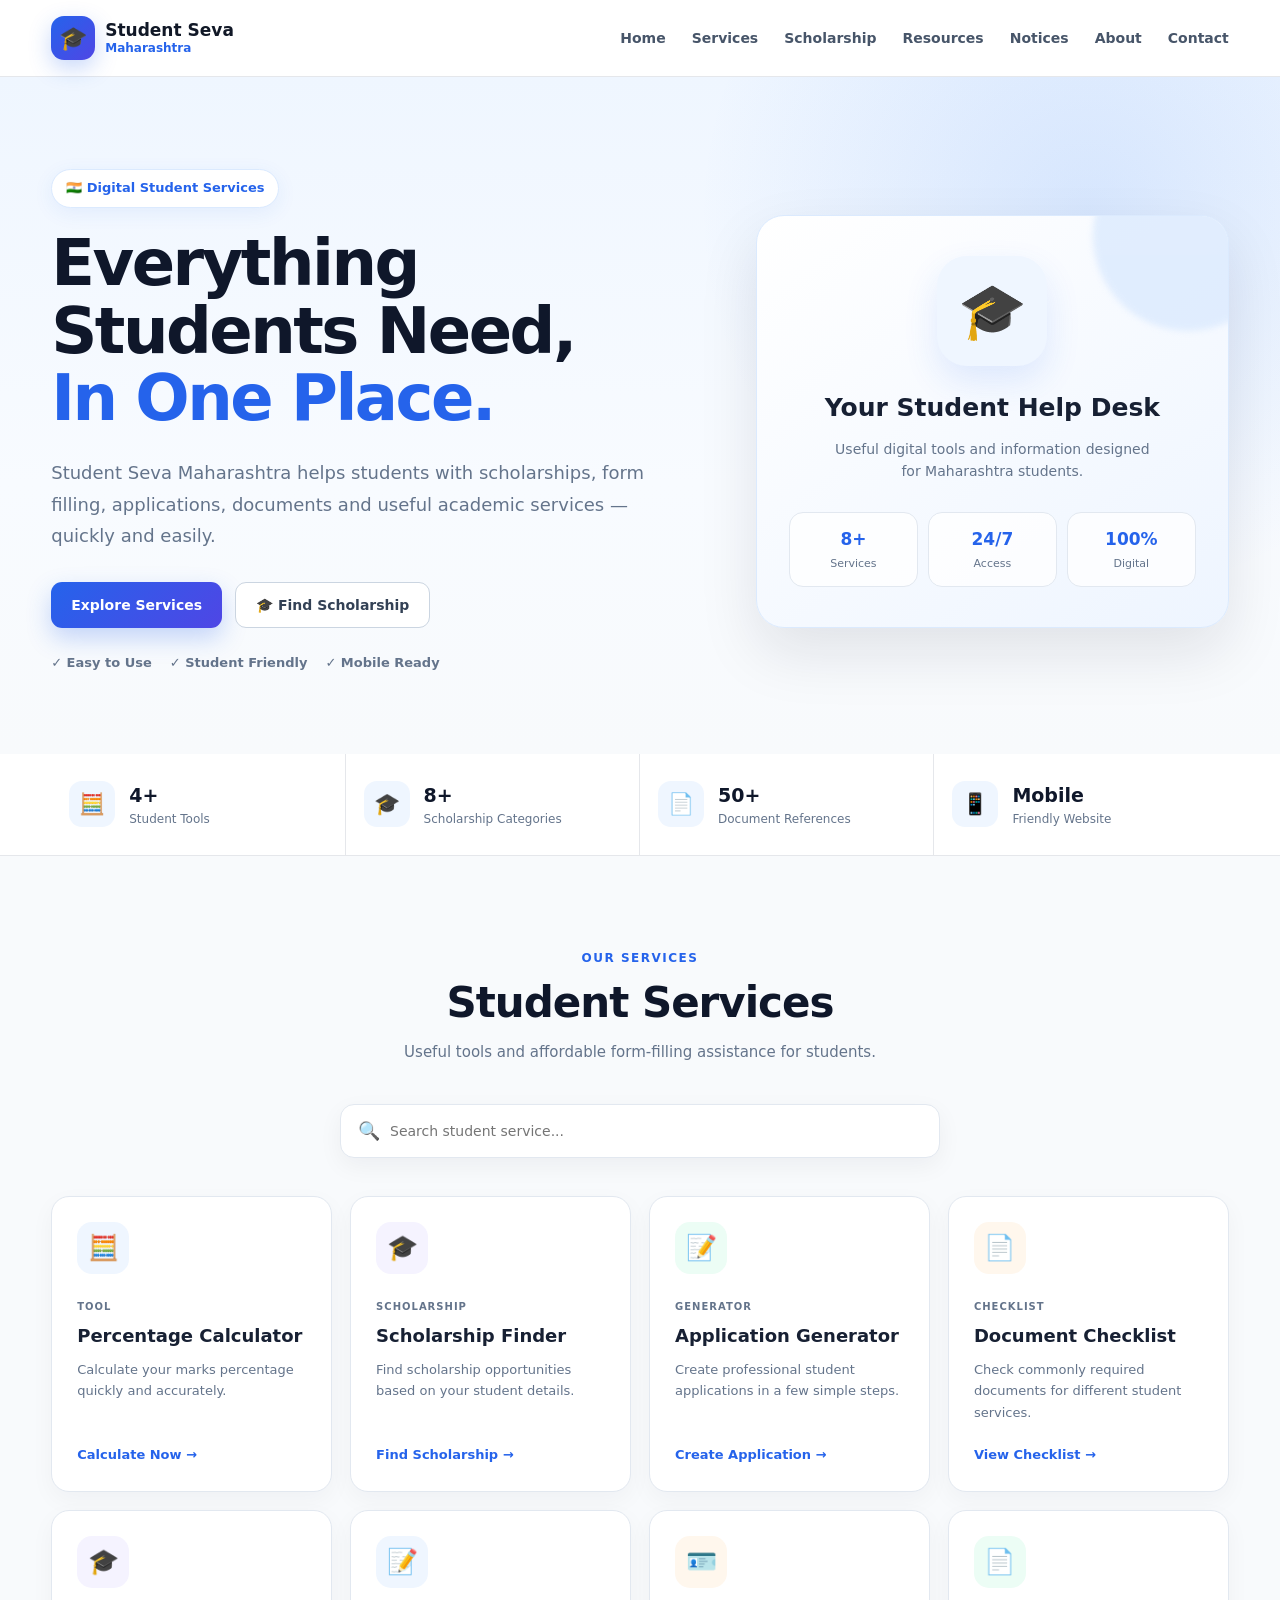
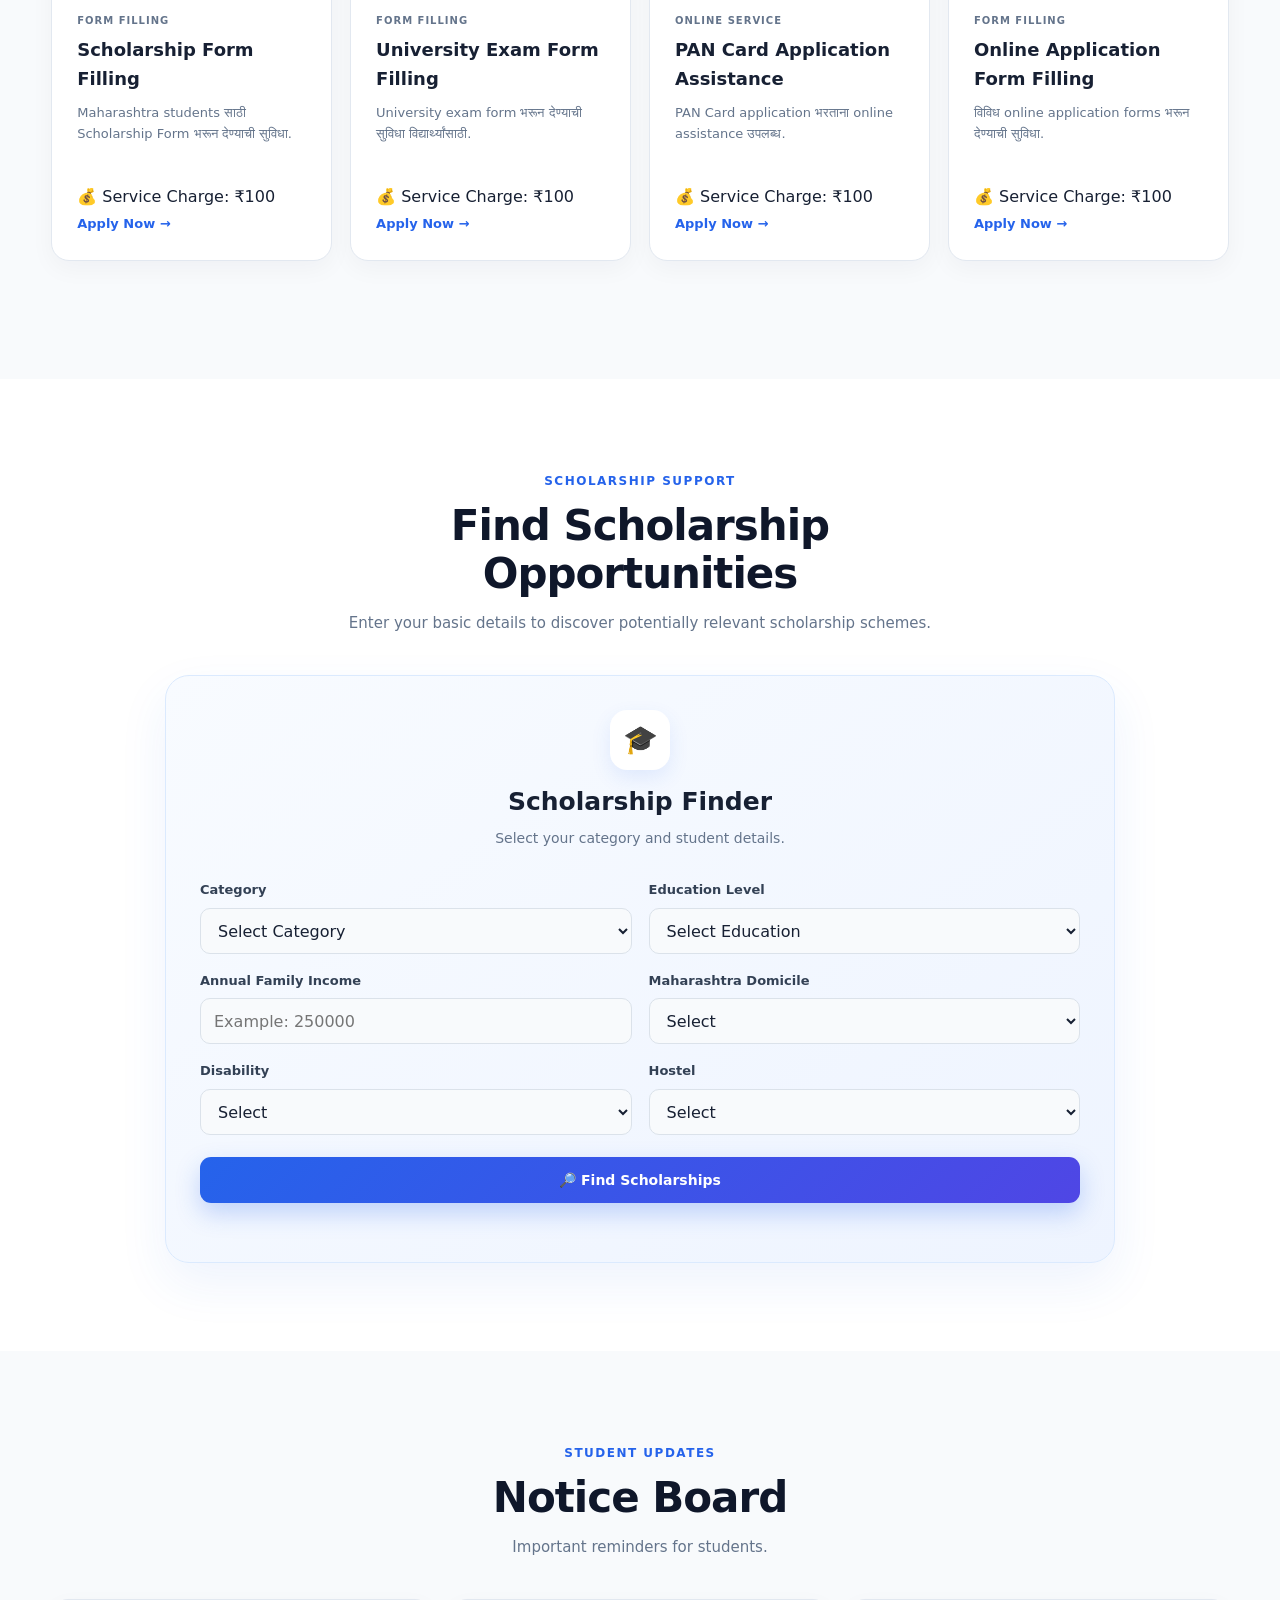
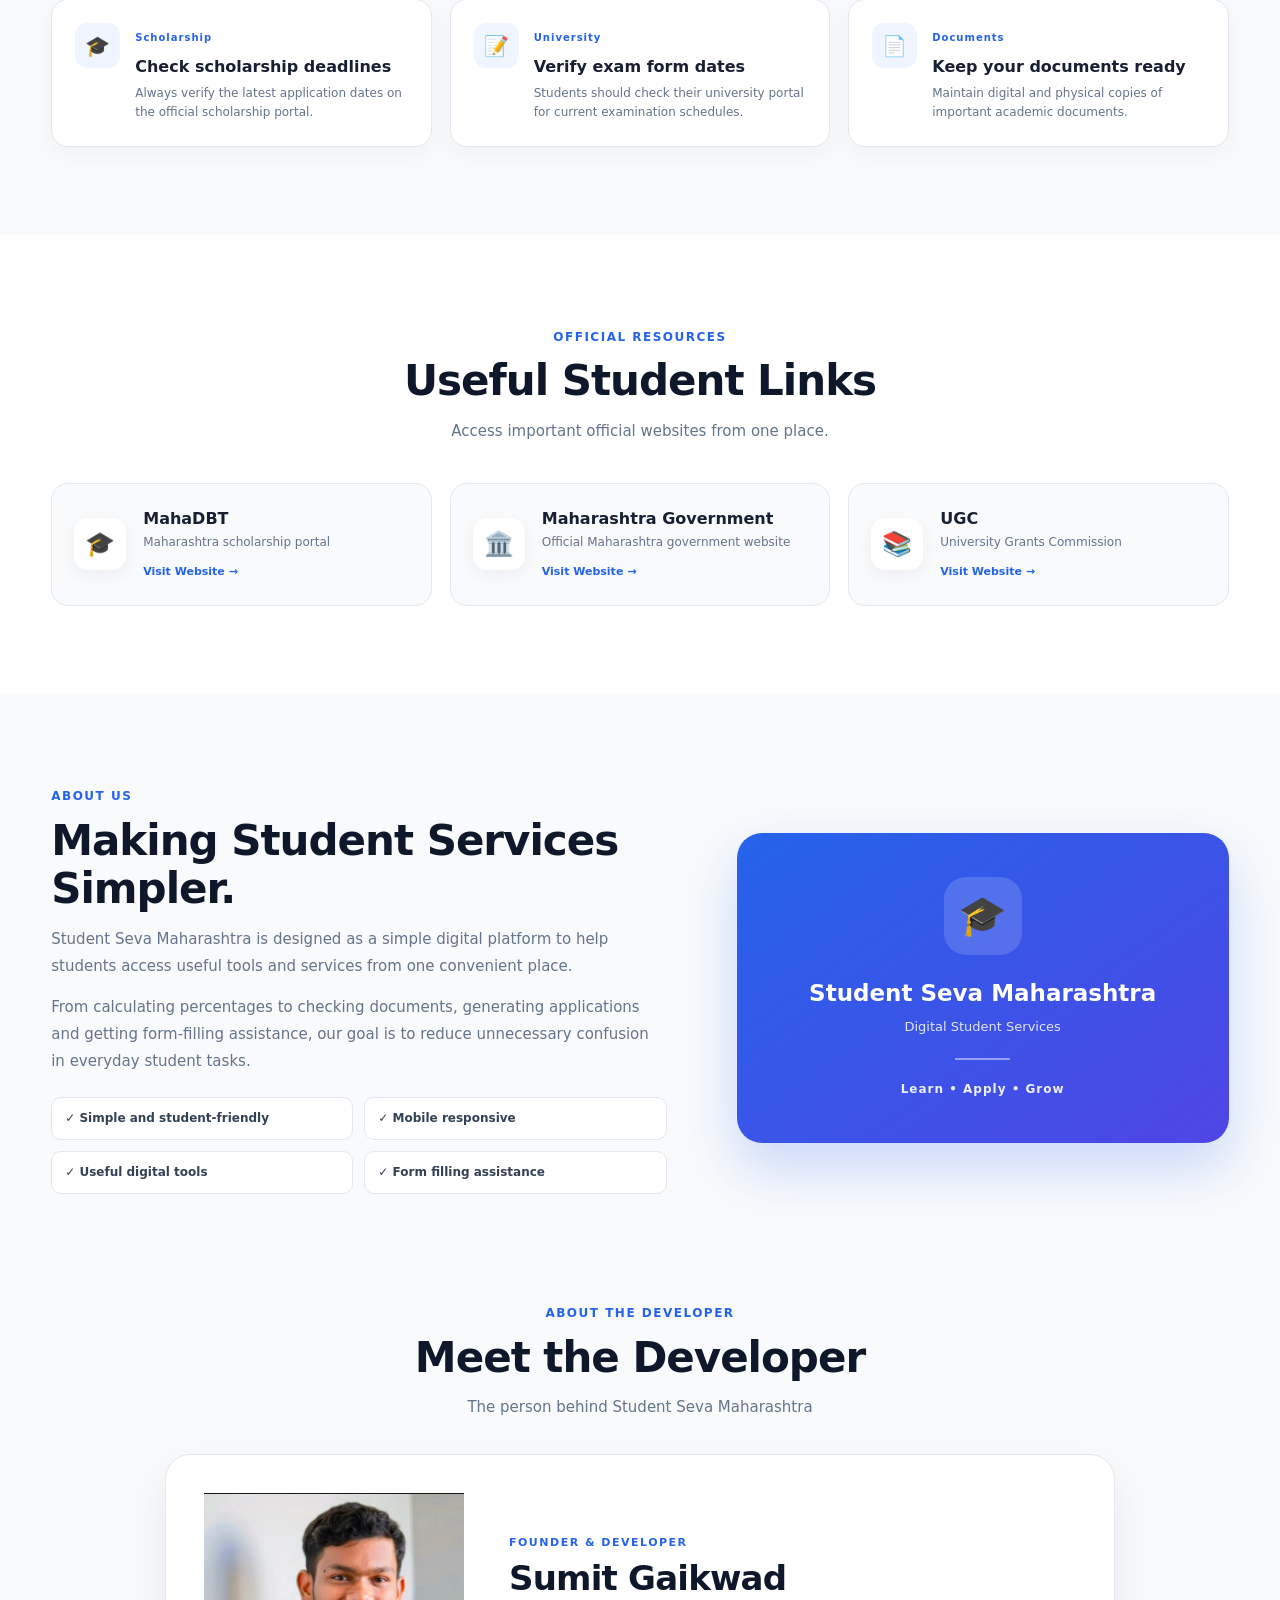
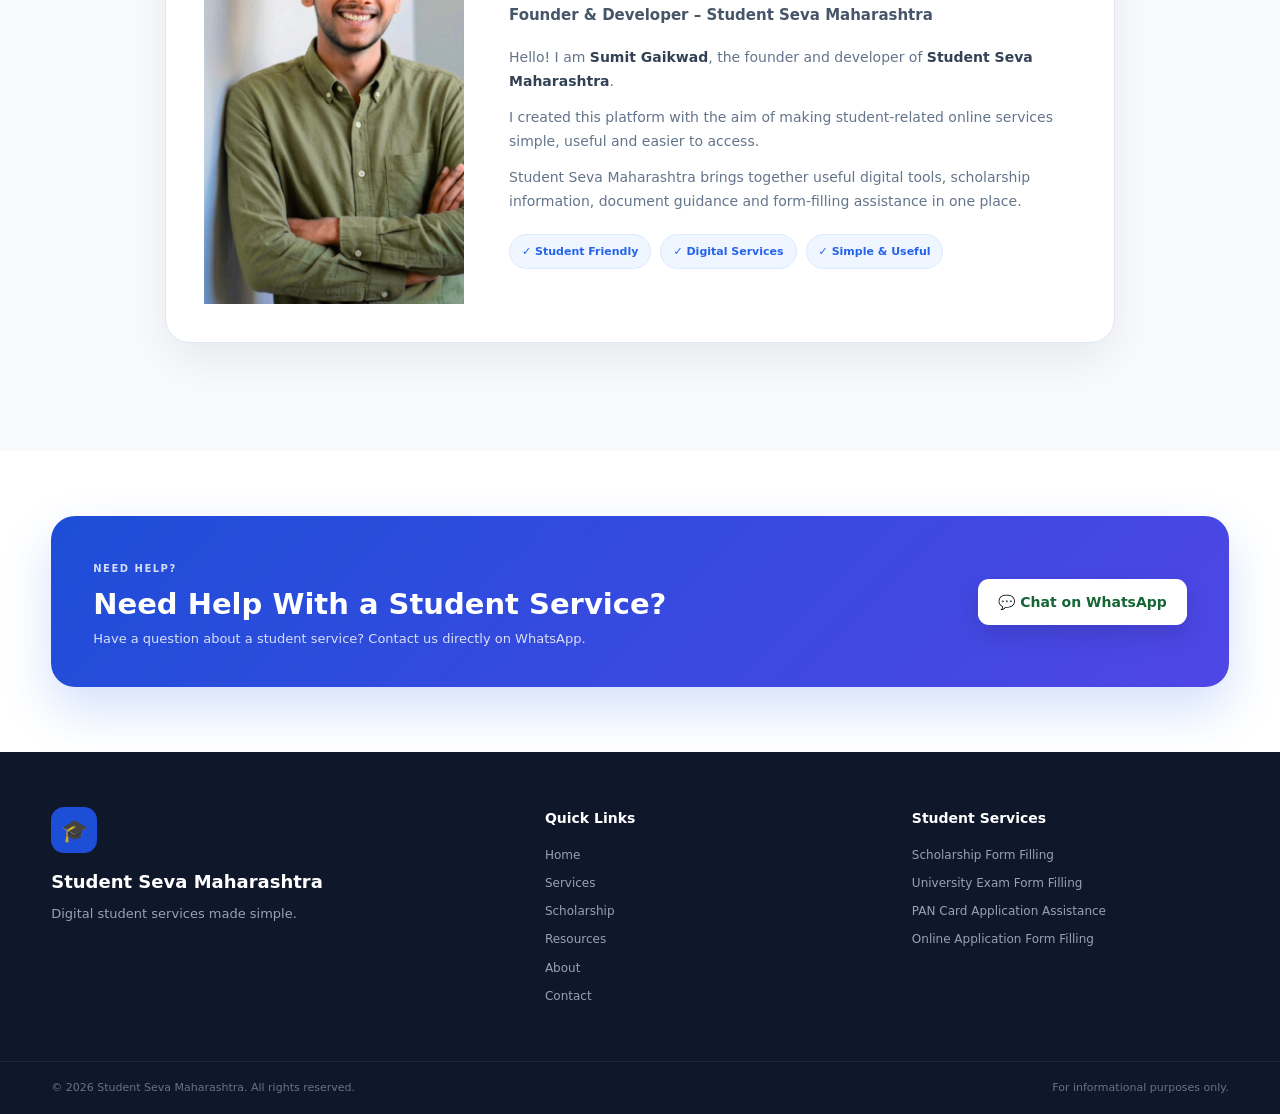
<file: index.html>
<!DOCTYPE html>
<html lang="en">

<head>
  <meta charset="UTF-8">

  <meta name="viewport" content="width=device-width, initial-scale=1.0">

  <meta
    name="description"
    content="Student Seva Maharashtra - Student services, scholarship form filling, university exam form filling, online application assistance, percentage calculator and document checklist."
  >

  <meta
    name="keywords"
    content="Student Seva Maharashtra, scholarship form filling, MahaDBT scholarship, university exam form, PAN card assistance, online form filling, student services"
  >

  <meta
    name="author"
    content="Student Seva Maharashtra"
  >

  <!-- Google Search Console Verification -->
  <meta
    name="google-site-verification"
    content="DyYOqWW96qEcUJBZ-jB9Ap7iqGwiWqTNLnkOxtzgKK8"
  >

  <meta
    name="theme-color"
    content="#2563eb"
  >

  <meta
    property="og:title"
    content="Student Seva Maharashtra"
  >

  <meta
    property="og:description"
    content="Student services, scholarship form filling and online application assistance."
  >

  <meta
    property="og:type"
    content="website"
  >

  <title>
    Student Seva Maharashtra | Digital Student Services
  </title>

  <link
    rel="stylesheet"
    href="style.css"
  >

  <script async src="https://pagead2.googlesyndication.com/pagead/js/adsbygoogle.js?client=ca-pub-6347677841995917"
     crossorigin="anonymous"></script>
</head>


<body>


<!-- =====================================================
     HEADER
===================================================== -->

<header class="site-header">

  <div class="container header-inner">

    <a
      href="#home"
      class="brand"
    >

      <div class="brand-logo">
        🎓
      </div>

      <div class="brand-text">

        <strong>
          Student Seva
        </strong>

        <span>
          Maharashtra
        </span>

      </div>

    </a>


    <button
      class="menu-toggle"
      onclick="toggleMenu()"
      aria-label="Open Menu"
    >
      ☰
    </button>


    <nav class="nav-links">

      <a href="#home">
        Home
      </a>

      <a href="#services">
        Services
      </a>

      <a href="#scholarship">
        Scholarship
      </a>

      <a href="#resources">
        Resources
      </a>

      <a href="#notices">
        Notices
      </a>

      <a href="#about">
        About
      </a>

      <a href="#contact">
        Contact
      </a>

    </nav>

  </div>

</header>



<!-- =====================================================
     HERO
===================================================== -->

<section
  class="hero"
  id="home"
>

  <div class="container hero-grid">


    <div class="hero-content">

      <div class="hero-badge">
        🇮🇳 Digital Student Services
      </div>


      <h1>
        Everything Students Need,
        <span>In One Place.</span>
      </h1>


      <p>
        Student Seva Maharashtra helps students with
        scholarships, form filling, applications,
        documents and useful academic services —
        quickly and easily.
      </p>


      <div class="hero-buttons">

        <a
          href="#services"
          class="primary-btn"
        >
          Explore Services
        </a>

        <a
          href="#scholarship"
          class="outline-btn"
        >
          🎓 Find Scholarship
        </a>

      </div>


      <div class="hero-trust">

        <span>
          ✓ Easy to Use
        </span>

        <span>
          ✓ Student Friendly
        </span>

        <span>
          ✓ Mobile Ready
        </span>

      </div>

    </div>



    <div class="hero-card">

      <div class="hero-card-glow"></div>

      <div class="student-illustration">
        🎓
      </div>

      <h3>
        Your Student Help Desk
      </h3>

      <p>
        Useful digital tools and information
        designed for Maharashtra students.
      </p>


      <div class="hero-mini-grid">

        <div>
          <strong>8+</strong>
          <span>Services</span>
        </div>

        <div>
          <strong>24/7</strong>
          <span>Access</span>
        </div>

        <div>
          <strong>100%</strong>
          <span>Digital</span>
        </div>

      </div>

    </div>

  </div>

</section>



<!-- =====================================================
     STATS
===================================================== -->

<section class="stats-section">

  <div class="container stats-grid">

    <div class="stat-card">

      <div class="stat-icon">
        🧮
      </div>

      <div>
        <strong>4+</strong>
        <span>Student Tools</span>
      </div>

    </div>


    <div class="stat-card">

      <div class="stat-icon">
        🎓
      </div>

      <div>
        <strong>8+</strong>
        <span>Scholarship Categories</span>
      </div>

    </div>


    <div class="stat-card">

      <div class="stat-icon">
        📄
      </div>

      <div>
        <strong>50+</strong>
        <span>Document References</span>
      </div>

    </div>


    <div class="stat-card">

      <div class="stat-icon">
        📱
      </div>

      <div>
        <strong>Mobile</strong>
        <span>Friendly Website</span>
      </div>

    </div>

  </div>

</section>



<!-- =====================================================
     SERVICES
===================================================== -->

<section
  class="section services-section"
  id="services"
>

  <div class="container">


    <div class="section-heading">

      <span>
        OUR SERVICES
      </span>

      <h2>
        Student Services
      </h2>

      <p>
        Useful tools and affordable form-filling
        assistance for students.
      </p>

    </div>


    <div class="service-search">

      <span>
        🔍
      </span>

      <input
        type="search"
        id="serviceSearch"
        placeholder="Search student service..."
        oninput="searchServices()"
      >

    </div>



    <div class="services-grid">


      <!-- Percentage Calculator -->

      <div class="service-card">

        <div class="service-icon blue">
          🧮
        </div>

        <span class="service-tag">
          TOOL
        </span>

        <h3>
          Percentage Calculator
        </h3>

        <p>
          Calculate your marks percentage quickly
          and accurately.
        </p>

        <button
          class="service-link"
          onclick="showTool('percentage')"
        >
          Calculate Now →
        </button>

      </div>



      <!-- Scholarship Finder -->

      <div class="service-card">

        <div class="service-icon purple">
          🎓
        </div>

        <span class="service-tag">
          SCHOLARSHIP
        </span>

        <h3>
          Scholarship Finder
        </h3>

        <p>
          Find scholarship opportunities based on
          your student details.
        </p>

        <button
          class="service-link"
          onclick="openScholarshipFinder()"
        >
          Find Scholarship →
        </button>

      </div>



      <!-- Application Generator -->

      <div class="service-card">

        <div class="service-icon green">
          📝
        </div>

        <span class="service-tag">
          GENERATOR
        </span>

        <h3>
          Application Generator
        </h3>

        <p>
          Create professional student applications
          in a few simple steps.
        </p>

        <button
          class="service-link"
          onclick="showTool('application')"
        >
          Create Application →
        </button>

      </div>



      <!-- Document Checklist -->

      <div class="service-card">

        <div class="service-icon orange">
          📄
        </div>

        <span class="service-tag">
          CHECKLIST
        </span>

        <h3>
          Document Checklist
        </h3>

        <p>
          Check commonly required documents for
          different student services.
        </p>

        <button
          class="service-link"
          onclick="showTool('documents')"
        >
          View Checklist →
        </button>

      </div>



      <!-- Scholarship Form Filling -->

      <div class="service-card">

        <div class="service-icon purple">
          🎓
        </div>

        <span class="service-tag">
          FORM FILLING
        </span>

        <h3>
          Scholarship Form Filling
        </h3>

        <p>
          Maharashtra students साठी Scholarship Form
          भरून देण्याची सुविधा.
        </p>

        <div class="service-price">
          💰 Service Charge: ₹100
        </div>

        <button
          class="service-link"
          onclick="openScholarshipWhatsApp(event)"
        >
          Apply Now →
        </button>

      </div>



      <!-- University Exam Form Filling -->

      <div class="service-card">

        <div class="service-icon blue">
          📝
        </div>

        <span class="service-tag">
          FORM FILLING
        </span>

        <h3>
          University Exam Form Filling
        </h3>

        <p>
          University exam form भरून देण्याची
          सुविधा विद्यार्थ्यांसाठी.
        </p>

        <div class="service-price">
          💰 Service Charge: ₹100
        </div>

        <button
          class="service-link"
          onclick="openServiceWhatsApp('University Exam Form Filling')"
        >
          Apply Now →
        </button>

      </div>



      <!-- PAN Card Application Assistance -->

      <div class="service-card">

        <div class="service-icon orange">
          🪪
        </div>

        <span class="service-tag">
          ONLINE SERVICE
        </span>

        <h3>
          PAN Card Application Assistance
        </h3>

        <p>
          PAN Card application भरताना online
          assistance उपलब्ध.
        </p>

        <div class="service-price">
          💰 Service Charge: ₹100
        </div>

        <button
          class="service-link"
          onclick="openServiceWhatsApp('PAN Card Application Assistance')"
        >
          Apply Now →
        </button>

      </div>



      <!-- Online Application Form Filling -->

      <div class="service-card">

        <div class="service-icon green">
          📄
        </div>

        <span class="service-tag">
          FORM FILLING
        </span>

        <h3>
          Online Application Form Filling
        </h3>

        <p>
          विविध online application forms भरून
          देण्याची सुविधा.
        </p>

        <div class="service-price">
          💰 Service Charge: ₹100
        </div>

        <button
          class="service-link"
          onclick="openServiceWhatsApp('Online Application Form Filling')"
        >
          Apply Now →
        </button>

      </div>


    </div>



    <div
      id="toolArea"
      class="tool-area"
    ></div>


  </div>

</section>



<!-- =====================================================
     SCHOLARSHIP
===================================================== -->

<section
  class="section scholarship-section"
  id="scholarship"
>

  <div class="container">


    <div class="section-heading">

      <span>
        SCHOLARSHIP SUPPORT
      </span>

      <h2>
        Find Scholarship Opportunities
      </h2>

      <p>
        Enter your basic details to discover potentially
        relevant scholarship schemes.
      </p>

    </div>



    <div class="scholarship-box">


      <div class="scholarship-intro">

        <div class="big-icon">
          🎓
        </div>

        <h3>
          Scholarship Finder
        </h3>

        <p>
          Select your category and student details.
        </p>

      </div>



      <div class="scholarship-form">


        <div class="form-group">

          <label>
            Category
          </label>

          <select id="sfCategory">

            <option value="">
              Select Category
            </option>

            <option value="SC">
              SC
            </option>

            <option value="ST">
              ST
            </option>

            <option value="OBC">
              OBC
            </option>

            <option value="VJNT">
              VJNT
            </option>

            <option value="SBC">
              SBC
            </option>

            <option value="OPEN">
              OPEN
            </option>

            <option value="EWS">
              EWS
            </option>

            <option value="MINORITY">
              Minority
            </option>

          </select>

        </div>



        <div class="form-group">

          <label>
            Education Level
          </label>

          <select id="sfEducation">

            <option value="">
              Select Education
            </option>

            <option value="school">
              School
            </option>

            <option value="diploma">
              Diploma
            </option>

            <option value="ug">
              Undergraduate
            </option>

            <option value="pg">
              Postgraduate
            </option>

            <option value="professional">
              Professional Course
            </option>

          </select>

        </div>



        <div class="form-group">

          <label>
            Annual Family Income
          </label>

          <input
            type="number"
            id="sfIncome"
            placeholder="Example: 250000"
            min="0"
          >

        </div>



        <div class="form-group">

          <label>
            Maharashtra Domicile
          </label>

          <select id="sfDomicile">

            <option value="">
              Select
            </option>

            <option value="yes">
              Yes
            </option>

            <option value="no">
              No
            </option>

          </select>

        </div>



        <div class="form-group">

          <label>
            Disability
          </label>

          <select id="sfDisability">

            <option value="">
              Select
            </option>

            <option value="yes">
              Yes
            </option>

            <option value="no">
              No
            </option>

          </select>

        </div>



        <div class="form-group">

          <label>
            Hostel
          </label>

          <select id="sfHostel">

            <option value="">
              Select
            </option>

            <option value="yes">
              Yes
            </option>

            <option value="no">
              No
            </option>

          </select>

        </div>


      </div>



      <button
        class="primary-btn scholarship-btn"
        onclick="findScholarships()"
      >
        🔎 Find Scholarships
      </button>


      <div
        id="scholarshipResults"
        class="scholarship-results"
      ></div>


    </div>

  </div>

</section>



<!-- =====================================================
     NOTICE BOARD
===================================================== -->

<section
  class="section notices-section"
  id="notices"
>

  <div class="container">


    <div class="section-heading">

      <span>
        STUDENT UPDATES
      </span>

      <h2>
        Notice Board
      </h2>

      <p>
        Important reminders for students.
      </p>

    </div>



    <div class="notice-grid">


      <div class="notice-card">

        <div class="notice-icon">
          🎓
        </div>

        <div>

          <span class="notice-label">
            Scholarship
          </span>

          <h3>
            Check scholarship deadlines
          </h3>

          <p>
            Always verify the latest application
            dates on the official scholarship portal.
          </p>

        </div>

      </div>



      <div class="notice-card">

        <div class="notice-icon">
          📝
        </div>

        <div>

          <span class="notice-label">
            University
          </span>

          <h3>
            Verify exam form dates
          </h3>

          <p>
            Students should check their university
            portal for current examination schedules.
          </p>

        </div>

      </div>



      <div class="notice-card">

        <div class="notice-icon">
          📄
        </div>

        <div>

          <span class="notice-label">
            Documents
          </span>

          <h3>
            Keep your documents ready
          </h3>

          <p>
            Maintain digital and physical copies of
            important academic documents.
          </p>

        </div>

      </div>


    </div>

  </div>

</section>



<!-- =====================================================
     RESOURCES
===================================================== -->

<section
  class="section resources-section"
  id="resources"
>

  <div class="container">


    <div class="section-heading">

      <span>
        OFFICIAL RESOURCES
      </span>

      <h2>
        Useful Student Links
      </h2>

      <p>
        Access important official websites from one place.
      </p>

    </div>



    <div class="resources-grid">


      <a
        href="https://mahadbt.maharashtra.gov.in/"
        target="_blank"
        rel="noopener noreferrer"
        class="resource-card"
      >

        <div class="resource-icon">
          🎓
        </div>

        <div>

          <h3>
            MahaDBT
          </h3>

          <p>
            Maharashtra scholarship portal
          </p>

          <span>
            Visit Website →
          </span>

        </div>

      </a>



      <a
        href="https://www.maharashtra.gov.in/"
        target="_blank"
        rel="noopener noreferrer"
        class="resource-card"
      >

        <div class="resource-icon">
          🏛️
        </div>

        <div>

          <h3>
            Maharashtra Government
          </h3>

          <p>
            Official Maharashtra government website
          </p>

          <span>
            Visit Website →
          </span>

        </div>

      </a>



      <a
        href="https://www.ugc.gov.in/"
        target="_blank"
        rel="noopener noreferrer"
        class="resource-card"
      >

        <div class="resource-icon">
          📚
        </div>

        <div>

          <h3>
            UGC
          </h3>

          <p>
            University Grants Commission
          </p>

          <span>
            Visit Website →
          </span>

        </div>

      </a>


    </div>

  </div>

</section>



<!-- =====================================================
     ABOUT
===================================================== -->

<section
  class="section about-section"
  id="about"
>

  <div class="container about-grid">


    <div class="about-content">

      <span class="section-label">
        ABOUT US
      </span>

      <h2>
        Making Student Services Simpler.
      </h2>

      <p>
        Student Seva Maharashtra is designed as a
        simple digital platform to help students
        access useful tools and services from
        one convenient place.
      </p>

      <p>
        From calculating percentages to checking
        documents, generating applications and
        getting form-filling assistance, our goal
        is to reduce unnecessary confusion in
        everyday student tasks.
      </p>


      <div class="about-points">

        <div>
          ✓ Simple and student-friendly
        </div>

        <div>
          ✓ Mobile responsive
        </div>

        <div>
          ✓ Useful digital tools
        </div>

        <div>
          ✓ Form filling assistance
        </div>

      </div>

    </div>



    <div class="about-card">

      <div class="about-card-icon">
        🎓
      </div>

      <h3>
        Student Seva Maharashtra
      </h3>

      <p>
        Digital Student Services
      </p>

      <div class="about-card-line"></div>

      <span>
        Learn • Apply • Grow
      </span>

    </div>


  </div>



  <!-- =================================================
       ABOUT THE DEVELOPER
  ================================================= -->

  <div class="container developer-section">


    <div class="section-heading">

      <span>
        ABOUT THE DEVELOPER
      </span>

      <h2>
        Meet the Developer
      </h2>

      <p>
        The person behind Student Seva Maharashtra
      </p>

    </div>



    <div class="developer-card">


      <!-- Developer Photo -->

      <div class="developer-photo">

        <img
          src="sumit-gaikwad.jpg"
          alt="Sumit Gaikwad - Founder & Developer"
        >

      </div>



      <!-- Developer Details -->

      <div class="developer-info">

        <span class="developer-label">
          FOUNDER & DEVELOPER
        </span>

        <h2>
          Sumit Gaikwad
        </h2>

        <h3>
          Founder & Developer – Student Seva Maharashtra
        </h3>

        <p>
          Hello! I am <strong>Sumit Gaikwad</strong>,
          the founder and developer of
          <strong>Student Seva Maharashtra</strong>.
        </p>

        <p>
          I created this platform with the aim of
          making student-related online services
          simple, useful and easier to access.
        </p>

        <p>
          Student Seva Maharashtra brings together
          useful digital tools, scholarship information,
          document guidance and form-filling assistance
          in one place.
        </p>


        <div class="developer-points">

          <span>
            ✓ Student Friendly
          </span>

          <span>
            ✓ Digital Services
          </span>

          <span>
            ✓ Simple & Useful
          </span>

        </div>

      </div>


    </div>

  </div>

</section>



<!-- =====================================================
     CONTACT
===================================================== -->

<section
  class="section contact-section"
  id="contact"
>

  <div class="container">


    <div class="contact-box">


      <div class="contact-content">

        <span>
          NEED HELP?
        </span>

        <h2>
          Need Help With a Student Service?
        </h2>

        <p>
          Have a question about a student service?
          Contact us directly on WhatsApp.
        </p>

      </div>


      <button
        class="whatsapp-btn"
        onclick="openWhatsApp(event)"
      >
        💬 Chat on WhatsApp
      </button>


    </div>

  </div>

</section>



<!-- =====================================================
     FOOTER
===================================================== -->

<footer class="site-footer">

  <div class="container footer-grid">


    <div class="footer-brand">

      <div class="footer-logo">
        🎓
      </div>

      <h3>
        Student Seva Maharashtra
      </h3>

      <p>
        Digital student services made simple.
      </p>

    </div>



    <div class="footer-links">

      <h4>
        Quick Links
      </h4>

      <a href="#home">
        Home
      </a>

      <a href="#services">
        Services
      </a>

      <a href="#scholarship">
        Scholarship
      </a>

      <a href="#resources">
        Resources
      </a>

      <a href="#about">
        About
      </a>

      <a href="#contact">
        Contact
      </a>

    </div>



    <div class="footer-links">

      <h4>
        Student Services
      </h4>

      <a href="#services">
        Scholarship Form Filling
      </a>

      <a href="#services">
        University Exam Form Filling
      </a>

      <a href="#services">
        PAN Card Application Assistance
      </a>

      <a href="#services">
        Online Application Form Filling
      </a>

    </div>


  </div>



  <div class="footer-bottom">

    <div class="container">

      <p>
        © 2026 Student Seva Maharashtra.
        All rights reserved.
      </p>

      <p>
        For informational purposes only.
      </p>

    </div>

  </div>

</footer>



<!-- =====================================================
     MOBILE WHATSAPP
===================================================== -->

<a
  href="#"
  class="mobile-whatsapp"
  onclick="openWhatsApp(event)"
>
  💬 WhatsApp
</a>



<!-- JavaScript -->

<script src="script.js"></script>


</body>

</html>
</file>
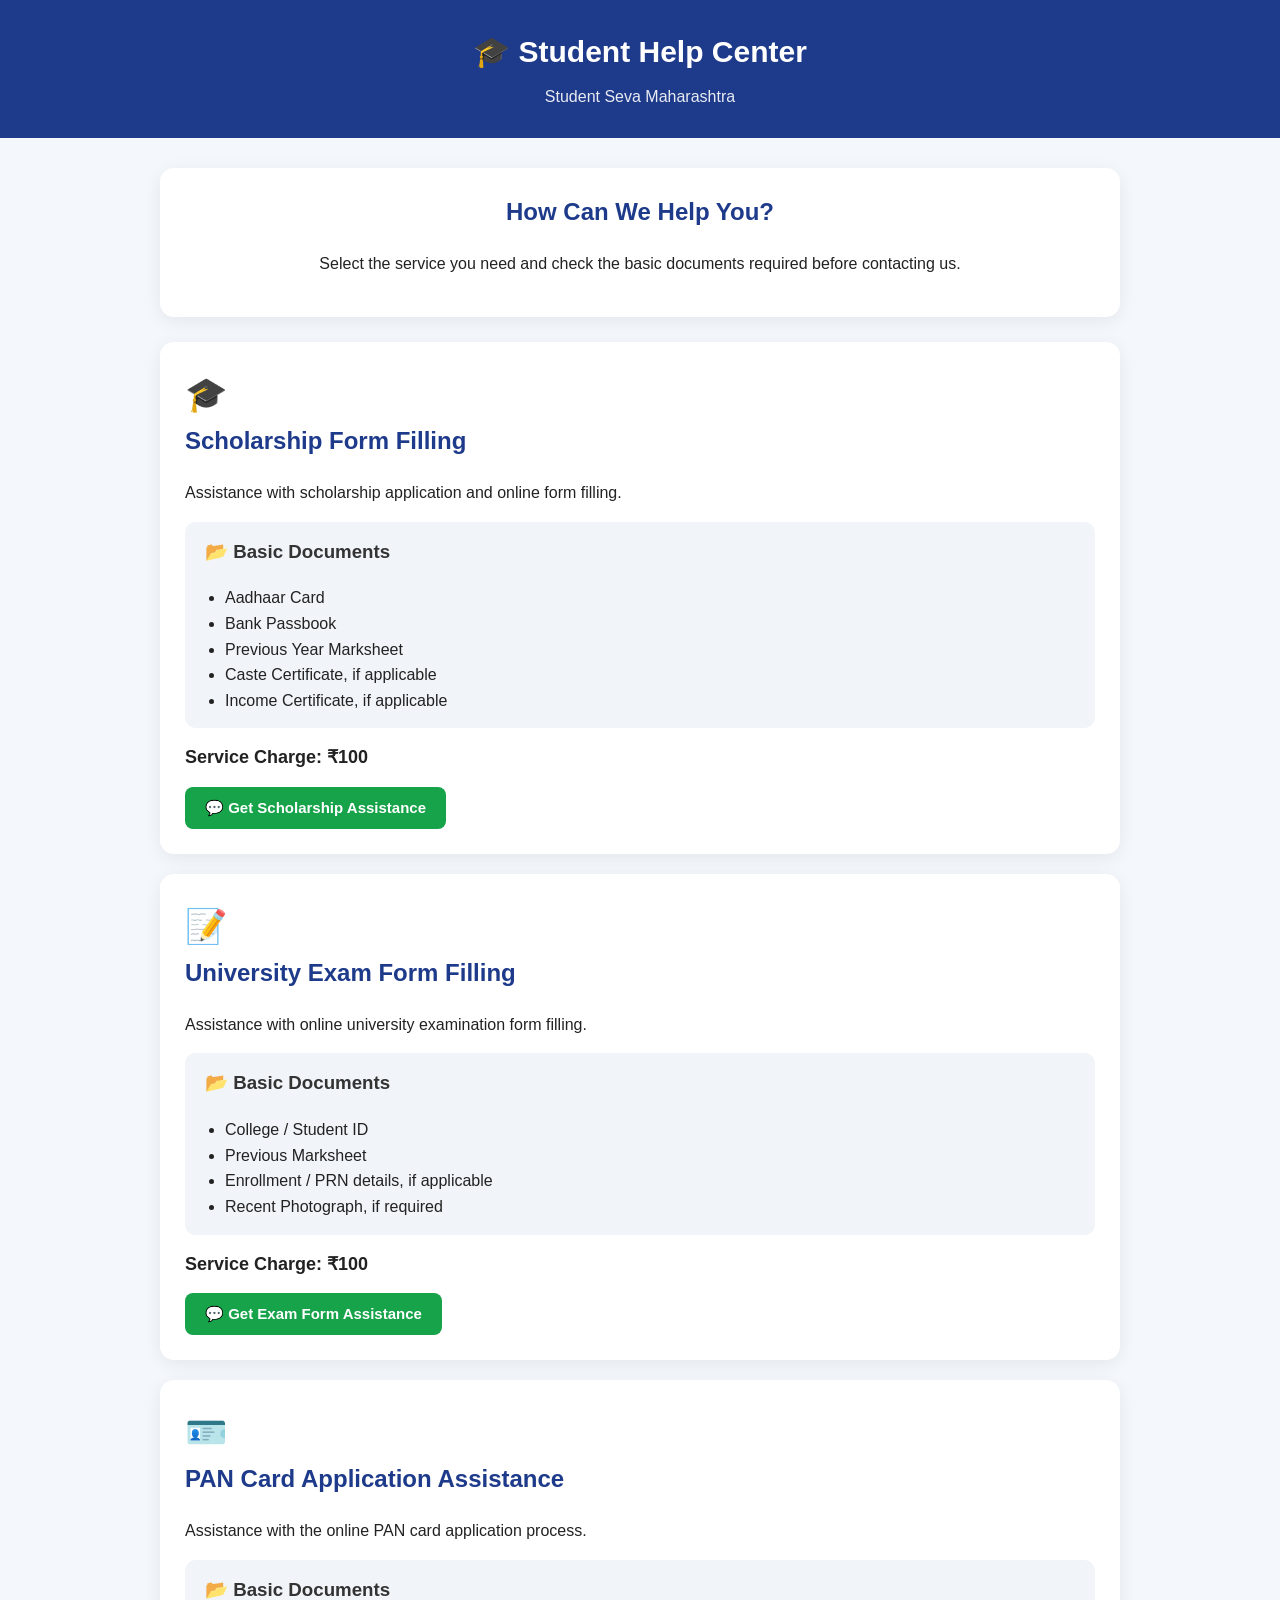
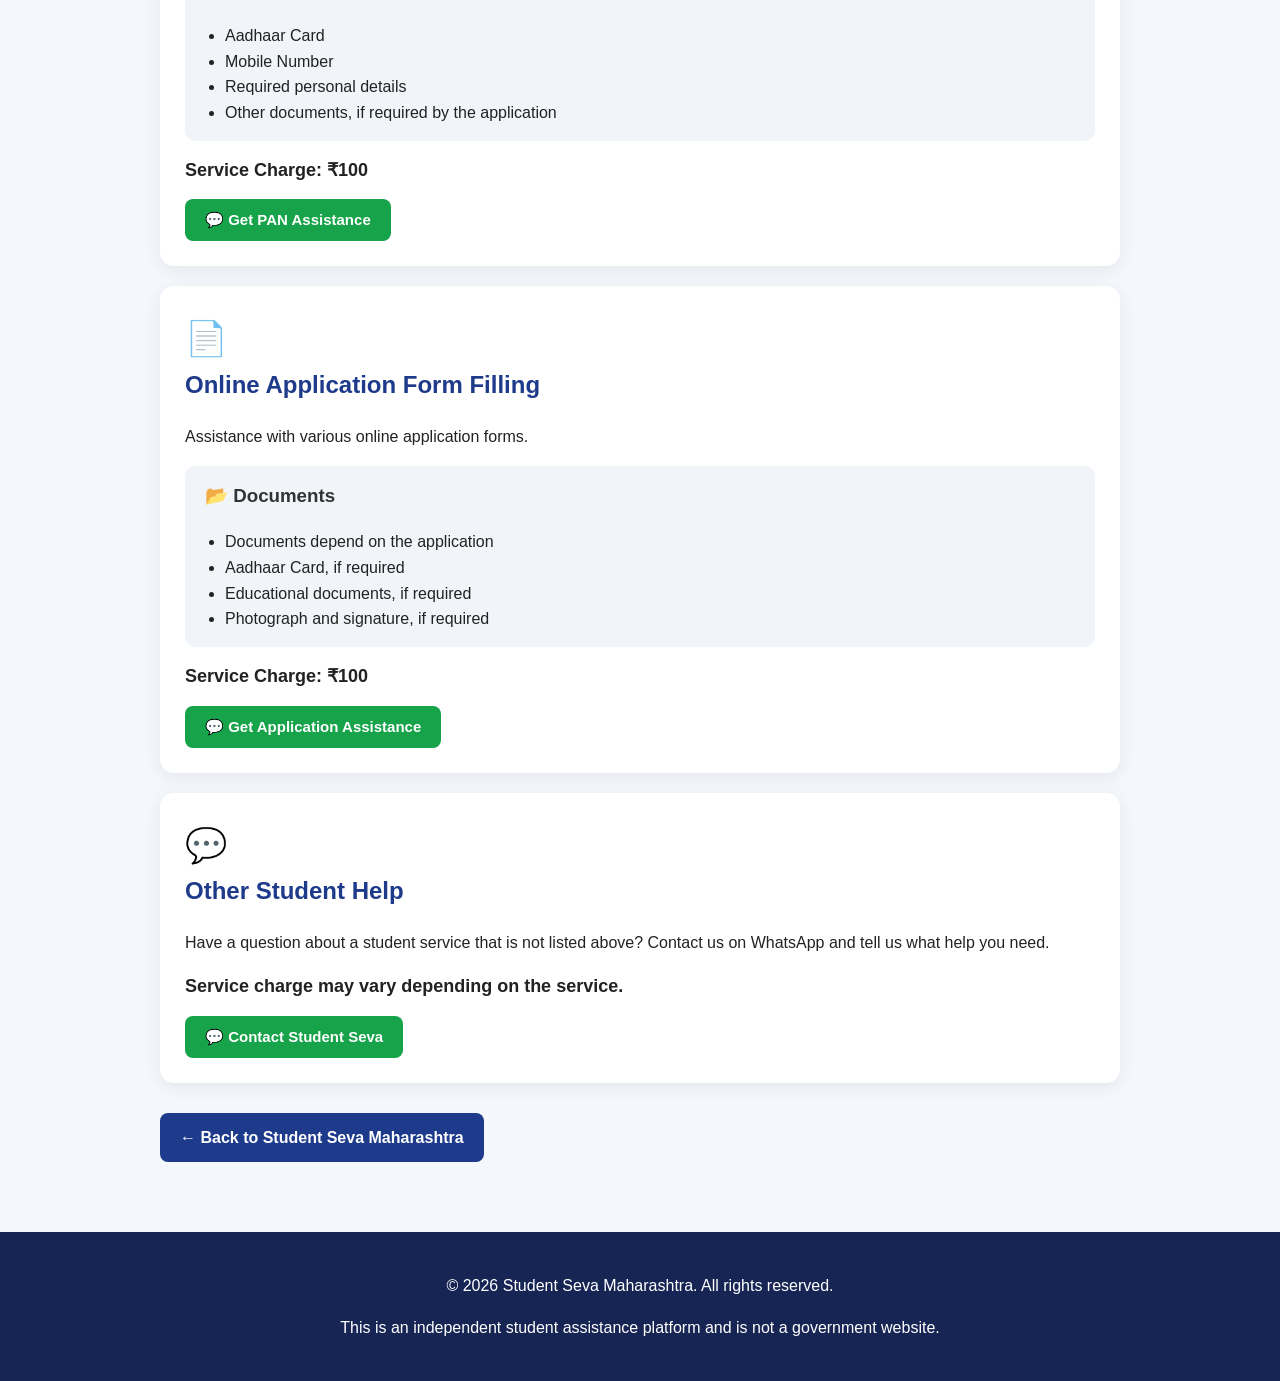
<file: help-center.html>
<!DOCTYPE html>
<html lang="en">
<head>
  <meta charset="UTF-8">
  <meta name="viewport" content="width=device-width, initial-scale=1.0">

  <title>Student Help Center | Student Seva Maharashtra</title>

  <meta name="description" content="Student Help Center for scholarship forms, university exam forms, PAN card assistance and online application services.">

  <style>
    * {
      box-sizing: border-box;
    }

    body {
      margin: 0;
      font-family: Arial, sans-serif;
      background: #f4f7fb;
      color: #222;
      line-height: 1.6;
    }

    header {
      background: #1e3a8a;
      color: white;
      padding: 28px 20px;
      text-align: center;
    }

    header h1 {
      margin: 0;
      font-size: 30px;
    }

    header p {
      margin: 8px 0 0;
      opacity: 0.9;
    }

    .container {
      max-width: 1000px;
      margin: 30px auto;
      padding: 0 20px;
    }

    .intro {
      background: white;
      padding: 25px;
      border-radius: 14px;
      text-align: center;
      box-shadow: 0 4px 18px rgba(0,0,0,0.07);
      margin-bottom: 25px;
    }

    .intro h2 {
      margin-top: 0;
      color: #1e3a8a;
    }

    .service-card {
      background: white;
      margin-bottom: 20px;
      padding: 25px;
      border-radius: 14px;
      box-shadow: 0 4px 18px rgba(0,0,0,0.07);
    }

    .service-card h2 {
      margin-top: 0;
      color: #1e3a8a;
    }

    .service-icon {
      font-size: 34px;
    }

    .documents {
      background: #f1f5f9;
      padding: 15px 20px;
      border-radius: 10px;
      margin: 15px 0;
    }

    .documents h3 {
      margin-top: 0;
      color: #333;
    }

    .documents ul {
      margin-bottom: 0;
      padding-left: 20px;
    }

    .price {
      font-size: 18px;
      font-weight: bold;
      margin: 15px 0;
    }

    .whatsapp-btn {
      display: inline-block;
      background: #16a34a;
      color: white;
      padding: 12px 20px;
      border-radius: 8px;
      text-decoration: none;
      font-weight: bold;
      border: none;
      cursor: pointer;
      font-size: 15px;
    }

    .back-btn {
      display: inline-block;
      margin: 10px 0 30px;
      padding: 12px 20px;
      background: #1e3a8a;
      color: white;
      border-radius: 8px;
      text-decoration: none;
      font-weight: bold;
    }

    footer {
      text-align: center;
      background: #172554;
      color: white;
      padding: 25px 15px;
      margin-top: 40px;
    }

    @media (max-width: 600px) {
      header h1 {
        font-size: 24px;
      }

      .service-card {
        padding: 20px;
      }
    }
  </style>
</head>

<body>

  <header>
    <h1>🎓 Student Help Center</h1>
    <p>Student Seva Maharashtra</p>
  </header>


  <div class="container">

    <div class="intro">

      <h2>How Can We Help You?</h2>

      <p>
        Select the service you need and check the basic documents
        required before contacting us.
      </p>

    </div>


    <!-- Scholarship -->
    <div class="service-card">

      <div class="service-icon">🎓</div>

      <h2>Scholarship Form Filling</h2>

      <p>
        Assistance with scholarship application and online form filling.
      </p>

      <div class="documents">

        <h3>📂 Basic Documents</h3>

        <ul>
          <li>Aadhaar Card</li>
          <li>Bank Passbook</li>
          <li>Previous Year Marksheet</li>
          <li>Caste Certificate, if applicable</li>
          <li>Income Certificate, if applicable</li>
        </ul>

      </div>

      <div class="price">
        Service Charge: ₹100
      </div>

      <button
        class="whatsapp-btn"
        onclick="contactWhatsApp('Scholarship Form Filling')">

        💬 Get Scholarship Assistance

      </button>

    </div>


    <!-- University Exam -->
    <div class="service-card">

      <div class="service-icon">📝</div>

      <h2>University Exam Form Filling</h2>

      <p>
        Assistance with online university examination form filling.
      </p>

      <div class="documents">

        <h3>📂 Basic Documents</h3>

        <ul>
          <li>College / Student ID</li>
          <li>Previous Marksheet</li>
          <li>Enrollment / PRN details, if applicable</li>
          <li>Recent Photograph, if required</li>
        </ul>

      </div>

      <div class="price">
        Service Charge: ₹100
      </div>

      <button
        class="whatsapp-btn"
        onclick="contactWhatsApp('University Exam Form Filling')">

        💬 Get Exam Form Assistance

      </button>

    </div>


    <!-- PAN -->
    <div class="service-card">

      <div class="service-icon">🪪</div>

      <h2>PAN Card Application Assistance</h2>

      <p>
        Assistance with the online PAN card application process.
      </p>

      <div class="documents">

        <h3>📂 Basic Documents</h3>

        <ul>
          <li>Aadhaar Card</li>
          <li>Mobile Number</li>
          <li>Required personal details</li>
          <li>Other documents, if required by the application</li>
        </ul>

      </div>

      <div class="price">
        Service Charge: ₹100
      </div>

      <button
        class="whatsapp-btn"
        onclick="contactWhatsApp('PAN Card Application Assistance')">

        💬 Get PAN Assistance

      </button>

    </div>


    <!-- Online Application -->
    <div class="service-card">

      <div class="service-icon">📄</div>

      <h2>Online Application Form Filling</h2>

      <p>
        Assistance with various online application forms.
      </p>

      <div class="documents">

        <h3>📂 Documents</h3>

        <ul>
          <li>Documents depend on the application</li>
          <li>Aadhaar Card, if required</li>
          <li>Educational documents, if required</li>
          <li>Photograph and signature, if required</li>
        </ul>

      </div>

      <div class="price">
        Service Charge: ₹100
      </div>

      <button
        class="whatsapp-btn"
        onclick="contactWhatsApp('Online Application Form Filling')">

        💬 Get Application Assistance

      </button>

    </div>


    <!-- General Help -->
    <div class="service-card">

      <div class="service-icon">💬</div>

      <h2>Other Student Help</h2>

      <p>
        Have a question about a student service that is not listed above?
        Contact us on WhatsApp and tell us what help you need.
      </p>

      <div class="price">
        Service charge may vary depending on the service.
      </div>

      <button
        class="whatsapp-btn"
        onclick="contactWhatsApp('Other Student Help')">

        💬 Contact Student Seva

      </button>

    </div>


    <a href="index.html" class="back-btn">
      ← Back to Student Seva Maharashtra
    </a>

  </div>


  <footer>

    <p>
      © 2026 Student Seva Maharashtra. All rights reserved.
    </p>

    <p>
      This is an independent student assistance platform and
      is not a government website.
    </p>

  </footer>


  <script>

    function contactWhatsApp(serviceName) {

      const phone = "918799989899";

      const message =
        "Hello, मला " +
        serviceName +
        " ची सेवा हवी आहे. कृपया ₹100 service charge आणि process बद्दल माहिती द्या.";

      const url =
        "https://wa.me/" +
        phone +
        "?text=" +
        encodeURIComponent(message);

      window.open(url, "_blank");

    }

  </script>

</body>
</html>
</file>
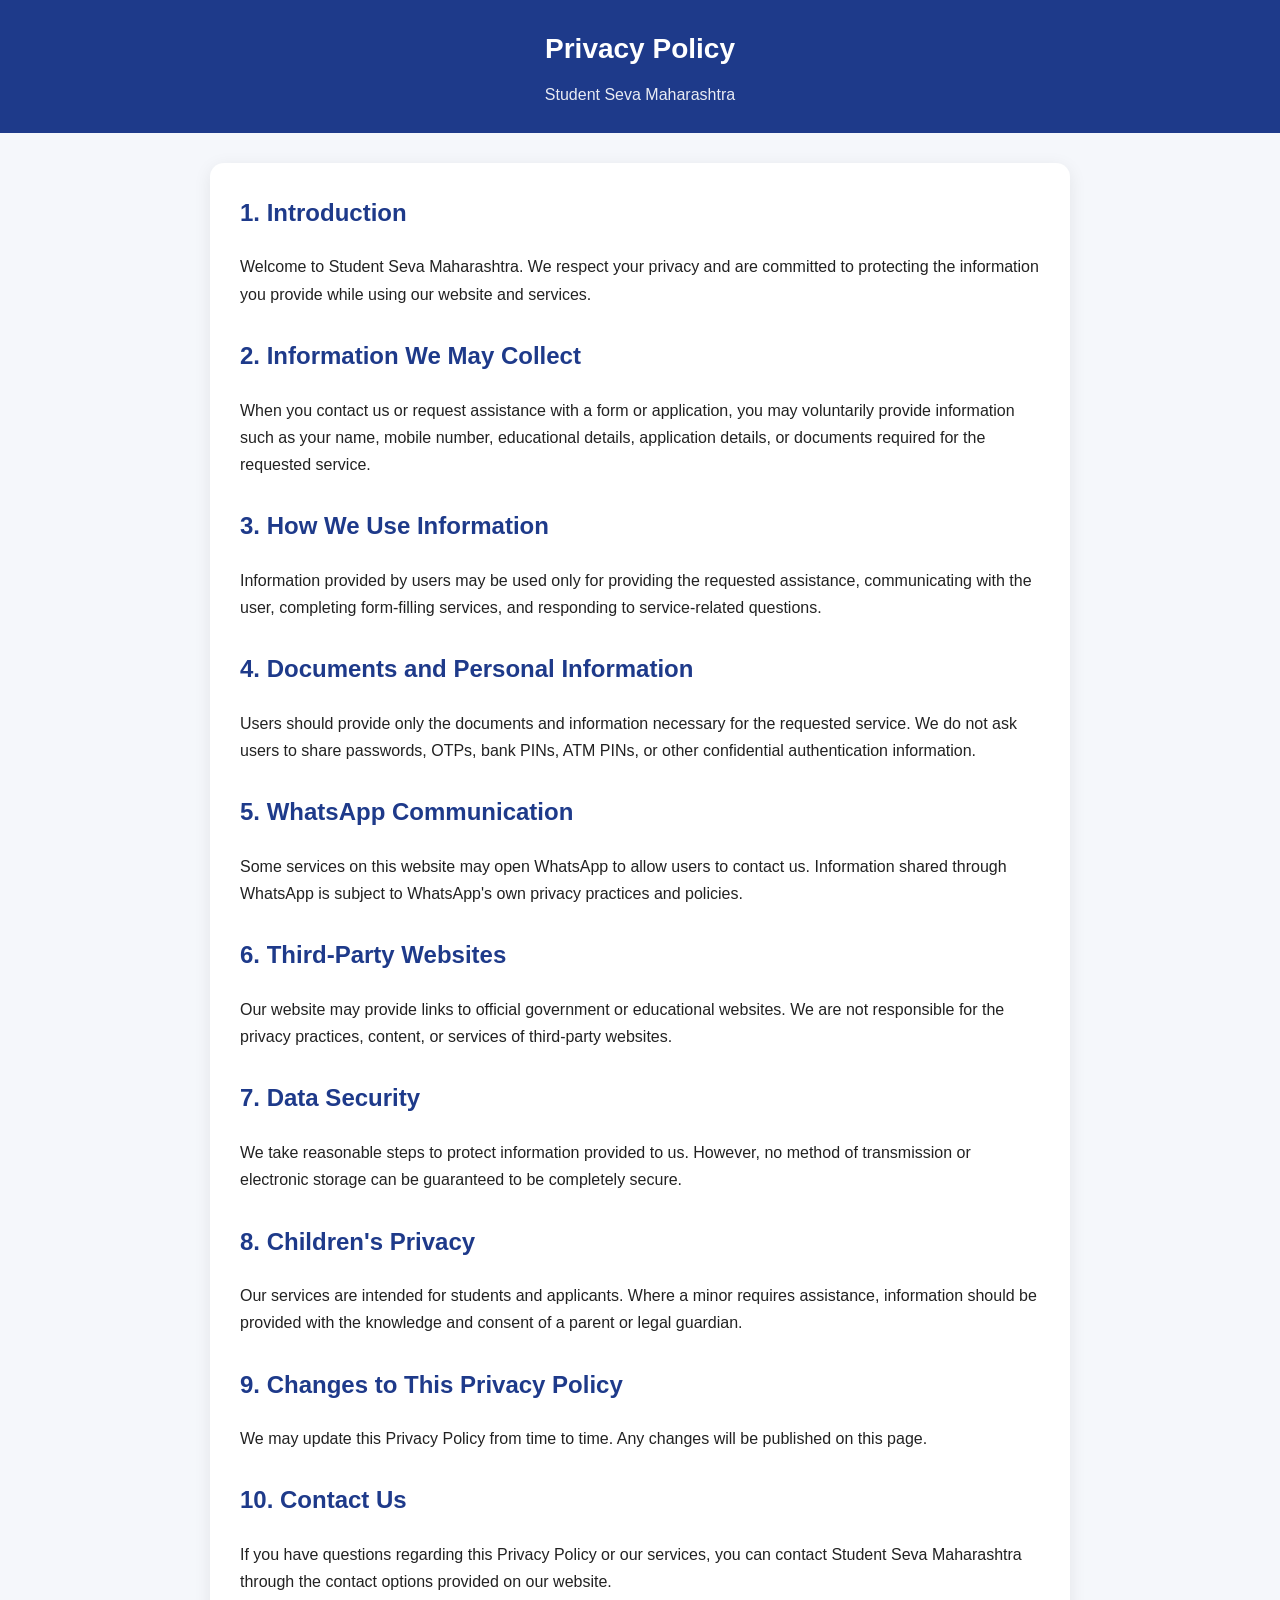
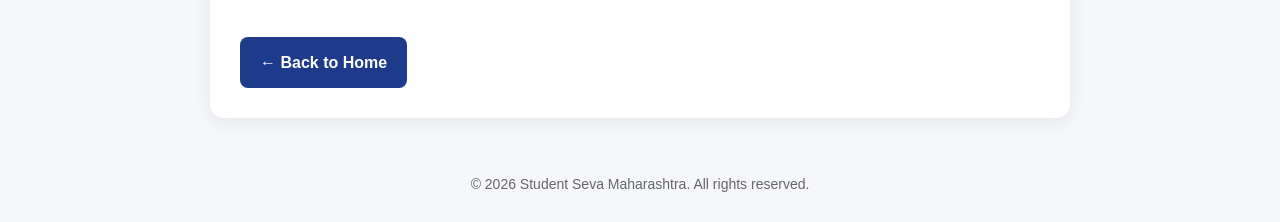
<file: privacy- policy.html>
<!DOCTYPE html>
<html lang="en">
<head>
  <meta charset="UTF-8">
  <meta name="viewport" content="width=device-width, initial-scale=1.0">

  <title>Privacy Policy | Student Seva Maharashtra</title>

  <meta name="description" content="Privacy Policy for Student Seva Maharashtra. Learn how we handle information submitted through our student services.">

  <style>
    * {
      box-sizing: border-box;
    }

    body {
      margin: 0;
      font-family: Arial, sans-serif;
      background: #f5f7fb;
      color: #222;
      line-height: 1.7;
    }

    header {
      background: #1e3a8a;
      color: white;
      padding: 25px 20px;
      text-align: center;
    }

    header h1 {
      margin: 0;
      font-size: 28px;
    }

    header p {
      margin: 8px 0 0;
      opacity: 0.9;
    }

    .container {
      max-width: 900px;
      margin: 30px auto;
      padding: 0 20px;
    }

    .card {
      background: white;
      padding: 30px;
      border-radius: 14px;
      box-shadow: 0 4px 18px rgba(0,0,0,0.08);
    }

    h2 {
      color: #1e3a8a;
      margin-top: 28px;
    }

    h2:first-child {
      margin-top: 0;
    }

    a {
      color: #1e3a8a;
      text-decoration: none;
      font-weight: 600;
    }

    .back-btn {
      display: inline-block;
      margin-top: 25px;
      padding: 12px 20px;
      background: #1e3a8a;
      color: white;
      border-radius: 8px;
      text-decoration: none;
    }

    footer {
      text-align: center;
      padding: 25px 15px;
      color: #666;
      font-size: 14px;
    }

    @media (max-width: 600px) {
      .card {
        padding: 20px;
      }

      header h1 {
        font-size: 23px;
      }
    }
  </style>
</head>

<body>

  <header>
    <h1>Privacy Policy</h1>
    <p>Student Seva Maharashtra</p>
  </header>

  <div class="container">
    <div class="card">

      <h2>1. Introduction</h2>
      <p>
        Welcome to Student Seva Maharashtra. We respect your privacy and are committed
        to protecting the information you provide while using our website and services.
      </p>

      <h2>2. Information We May Collect</h2>
      <p>
        When you contact us or request assistance with a form or application, you may
        voluntarily provide information such as your name, mobile number, educational
        details, application details, or documents required for the requested service.
      </p>

      <h2>3. How We Use Information</h2>
      <p>
        Information provided by users may be used only for providing the requested
        assistance, communicating with the user, completing form-filling services,
        and responding to service-related questions.
      </p>

      <h2>4. Documents and Personal Information</h2>
      <p>
        Users should provide only the documents and information necessary for the
        requested service. We do not ask users to share passwords, OTPs, bank PINs,
        ATM PINs, or other confidential authentication information.
      </p>

      <h2>5. WhatsApp Communication</h2>
      <p>
        Some services on this website may open WhatsApp to allow users to contact us.
        Information shared through WhatsApp is subject to WhatsApp's own privacy
        practices and policies.
      </p>

      <h2>6. Third-Party Websites</h2>
      <p>
        Our website may provide links to official government or educational websites.
        We are not responsible for the privacy practices, content, or services of
        third-party websites.
      </p>

      <h2>7. Data Security</h2>
      <p>
        We take reasonable steps to protect information provided to us. However,
        no method of transmission or electronic storage can be guaranteed to be
        completely secure.
      </p>

      <h2>8. Children's Privacy</h2>
      <p>
        Our services are intended for students and applicants. Where a minor requires
        assistance, information should be provided with the knowledge and consent of
        a parent or legal guardian.
      </p>

      <h2>9. Changes to This Privacy Policy</h2>
      <p>
        We may update this Privacy Policy from time to time. Any changes will be
        published on this page.
      </p>

      <h2>10. Contact Us</h2>
      <p>
        If you have questions regarding this Privacy Policy or our services, you can
        contact Student Seva Maharashtra through the contact options provided on our
        website.
      </p>

      <a class="back-btn" href="index.html">← Back to Home</a>

    </div>
  </div>

  <footer>
    © 2026 Student Seva Maharashtra. All rights reserved.
  </footer>

</body>
</html>
</file>
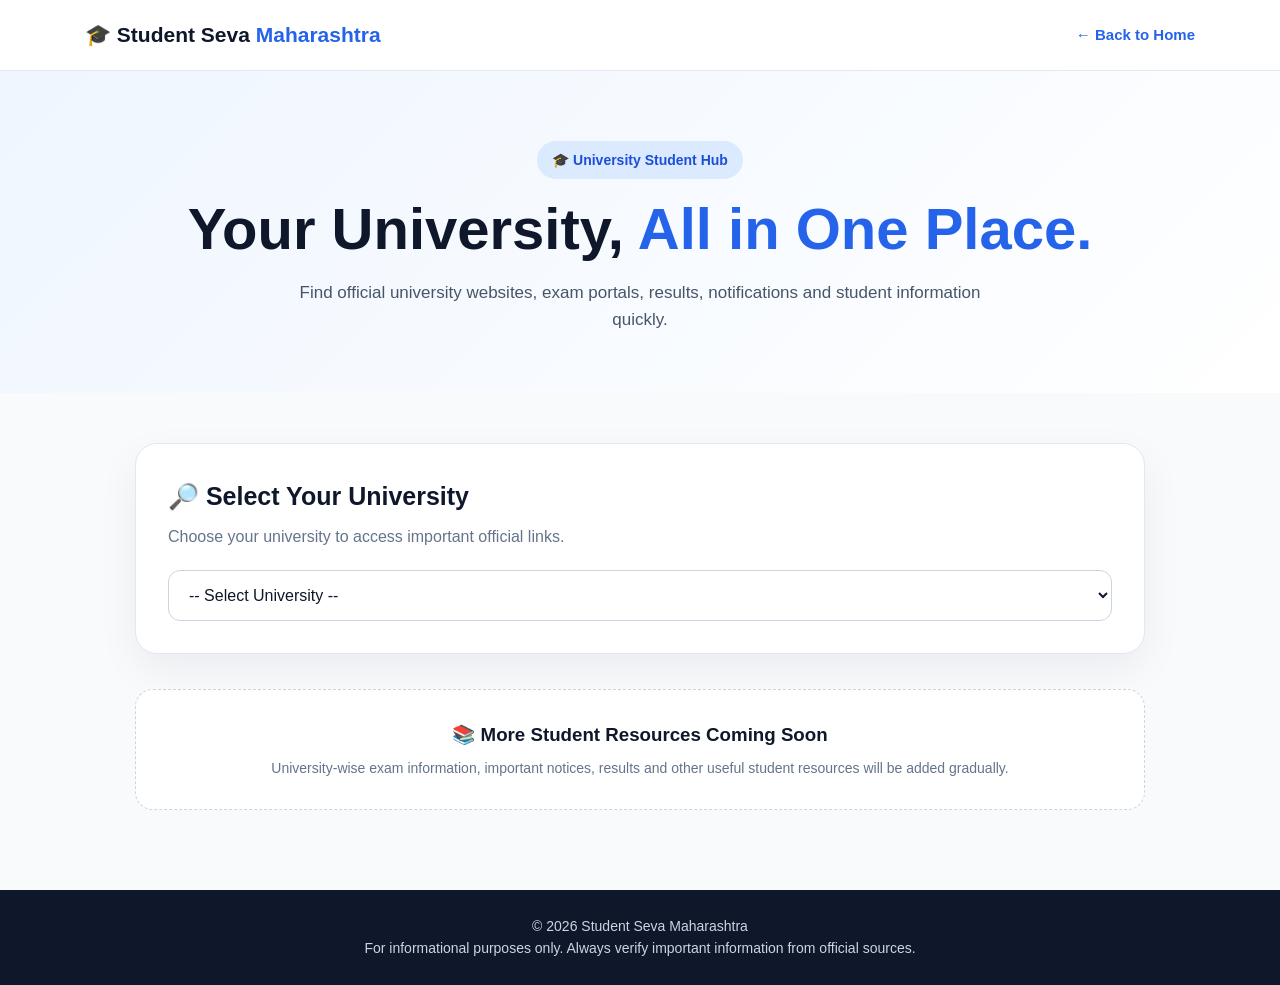
<file: university-help.html>
<!DOCTYPE html>
<html lang="en">
<head>
  <meta charset="UTF-8">
  <meta name="viewport" content="width=device-width, initial-scale=1.0">

  <meta
    name="description"
    content="University Student Hub - Find official university websites, exam portals, results and student information for Maharashtra students."
  >

  <meta
    name="keywords"
    content="Maharashtra universities, university exam portal, university results, student portal, university website"
  >

  <meta name="author" content="Student Seva Maharashtra">

  <title>University Student Hub | Student Seva Maharashtra</title>

  <style>
    * {
      margin: 0;
      padding: 0;
      box-sizing: border-box;
    }

    body {
      font-family: Arial, Helvetica, sans-serif;
      background: #f8fafc;
      color: #0f172a;
      line-height: 1.6;
    }

    header {
      background: #ffffff;
      border-bottom: 1px solid #e2e8f0;
      position: sticky;
      top: 0;
      z-index: 1000;
    }

    .header-inner {
      max-width: 1150px;
      margin: auto;
      padding: 18px 20px;
      display: flex;
      align-items: center;
      justify-content: space-between;
      gap: 20px;
    }

    .logo {
      text-decoration: none;
      color: #0f172a;
      font-size: 21px;
      font-weight: 700;
    }

    .logo span {
      color: #2563eb;
    }

    .back-btn {
      text-decoration: none;
      color: #2563eb;
      font-weight: 600;
      font-size: 15px;
    }

    .hero {
      background: linear-gradient(135deg, #eff6ff, #ffffff);
      padding: 70px 20px 60px;
      text-align: center;
    }

    .hero-badge {
      display: inline-block;
      background: #dbeafe;
      color: #1d4ed8;
      padding: 8px 15px;
      border-radius: 30px;
      font-size: 14px;
      font-weight: 600;
      margin-bottom: 18px;
    }

    .hero h1 {
      font-size: clamp(36px, 5vw, 58px);
      line-height: 1.1;
      margin-bottom: 18px;
    }

    .hero h1 span {
      color: #2563eb;
    }

    .hero p {
      max-width: 700px;
      margin: auto;
      color: #475569;
      font-size: 17px;
    }

    .container {
      max-width: 1050px;
      margin: auto;
      padding: 50px 20px 80px;
    }

    .selection-card {
      background: #ffffff;
      border: 1px solid #e2e8f0;
      border-radius: 22px;
      padding: 32px;
      box-shadow: 0 15px 40px rgba(15, 23, 42, 0.06);
      margin-bottom: 35px;
    }

    .selection-card h2 {
      font-size: 25px;
      margin-bottom: 8px;
    }

    .selection-card p {
      color: #64748b;
      margin-bottom: 20px;
    }

    select {
      width: 100%;
      padding: 15px 16px;
      border: 1px solid #cbd5e1;
      border-radius: 12px;
      background: #ffffff;
      font-size: 16px;
      color: #0f172a;
      outline: none;
    }

    select:focus {
      border-color: #2563eb;
      box-shadow: 0 0 0 3px rgba(37, 99, 235, 0.1);
    }

    .university-card {
      display: none;
      background: #ffffff;
      border: 1px solid #e2e8f0;
      border-radius: 22px;
      padding: 30px;
      box-shadow: 0 15px 40px rgba(15, 23, 42, 0.06);
    }

    .university-card.active {
      display: block;
    }

    .university-header {
      margin-bottom: 25px;
    }

    .university-header h2 {
      font-size: 27px;
      margin-bottom: 5px;
    }

    .university-header p {
      color: #64748b;
    }

    .link-grid {
      display: grid;
      grid-template-columns: repeat(2, 1fr);
      gap: 16px;
    }

    .link-card {
      text-decoration: none;
      color: #0f172a;
      border: 1px solid #e2e8f0;
      border-radius: 16px;
      padding: 20px;
      background: #f8fafc;
      transition: 0.2s ease;
    }

    .link-card:hover {
      transform: translateY(-3px);
      border-color: #93c5fd;
      box-shadow: 0 10px 25px rgba(37, 99, 235, 0.08);
    }

    .link-icon {
      font-size: 28px;
      margin-bottom: 8px;
    }

    .link-card h3 {
      font-size: 18px;
      margin-bottom: 5px;
    }

    .link-card p {
      color: #64748b;
      font-size: 14px;
    }

    .info-box {
      margin-top: 30px;
      padding: 18px;
      border-radius: 14px;
      background: #eff6ff;
      color: #1e3a8a;
      font-size: 14px;
    }

    .coming {
      margin-top: 35px;
      text-align: center;
      padding: 30px 20px;
      border: 1px dashed #cbd5e1;
      border-radius: 18px;
      background: #ffffff;
    }

    .coming h3 {
      margin-bottom: 7px;
    }

    .coming p {
      color: #64748b;
      font-size: 14px;
    }

    footer {
      background: #0f172a;
      color: #cbd5e1;
      text-align: center;
      padding: 25px 20px;
      font-size: 14px;
    }

    @media (max-width: 700px) {
      .hero {
        padding: 55px 18px 45px;
      }

      .selection-card,
      .university-card {
        padding: 22px;
      }

      .link-grid {
        grid-template-columns: 1fr;
      }

      .header-inner {
        padding: 15px;
      }

      .logo {
        font-size: 18px;
      }

      .back-btn {
        font-size: 14px;
      }
    }
  </style>
</head>

<body>

  <header>
    <div class="header-inner">
      <a href="index.html" class="logo">
        🎓 Student Seva <span>Maharashtra</span>
      </a>

      <a href="index.html" class="back-btn">
        ← Back to Home
      </a>
    </div>
  </header>

  <section class="hero">
    <div class="hero-badge">🎓 University Student Hub</div>

    <h1>
      Your University,
      <span>All in One Place.</span>
    </h1>

    <p>
      Find official university websites, exam portals, results,
      notifications and student information quickly.
    </p>
  </section>

  <main class="container">

    <div class="selection-card">

      <h2>🔎 Select Your University</h2>

      <p>
        Choose your university to access important official links.
      </p>

      <select id="universitySelect" onchange="showUniversity()">

        <option value="">
          -- Select University --
        </option>

        <option value="solapur">
          Punyashlok Ahilyadevi Holkar Solapur University
        </option>

        <option value="pune">
          Savitribai Phule Pune University
        </option>

        <option value="shivaji">
          Shivaji University, Kolhapur
        </option>

        <option value="srtmu">
          Swami Ramanand Teerth Marathwada University
        </option>

        <option value="mu">
          University of Mumbai
        </option>

        <option value="dbatu">
          Dr. Babasaheb Ambedkar Technological University
        </option>

        <option value="other">
          Other University
        </option>

      </select>

    </div>


    <!-- SOLAPUR UNIVERSITY -->

    <div id="solapur" class="university-card">

      <div class="university-header">

        <h2>
          Punyashlok Ahilyadevi Holkar Solapur University
        </h2>

        <p>
          Important official student links
        </p>

      </div>

      <div class="link-grid">

        <a
          href="https://su.digitaluniversity.ac/"
          target="_blank"
          class="link-card"
        >
          <div class="link-icon">🌐</div>
          <h3>Official Website</h3>
          <p>Visit the official university portal.</p>
        </a>

        <a
          href="https://su.digitaluniversity.ac/"
          target="_blank"
          class="link-card"
        >
          <div class="link-icon">📝</div>
          <h3>Exam Portal</h3>
          <p>Access examination related services.</p>
        </a>

        <a
          href="https://su.digitaluniversity.ac/"
          target="_blank"
          class="link-card"
        >
          <div class="link-icon">📊</div>
          <h3>Results</h3>
          <p>Check university examination results.</p>
        </a>

        <a
          href="https://su.digitaluniversity.ac/"
          target="_blank"
          class="link-card"
        >
          <div class="link-icon">🔔</div>
          <h3>Notifications</h3>
          <p>Check official university updates.</p>
        </a>

      </div>

      <div class="info-box">
        💡 Always verify important dates, notices and examination
        information on the official university website.
      </div>

    </div>


    <!-- PUNE UNIVERSITY -->

    <div id="pune" class="university-card">

      <div class="university-header">
        <h2>Savitribai Phule Pune University</h2>
        <p>Important official student links</p>
      </div>

      <div class="link-grid">

        <a
          href="https://www.unipune.ac.in/"
          target="_blank"
          class="link-card"
        >
          <div class="link-icon">🌐</div>
          <h3>Official Website</h3>
          <p>Visit the official university website.</p>
        </a>

        <a
          href="https://exam.unipune.ac.in/"
          target="_blank"
          class="link-card"
        >
          <div class="link-icon">📝</div>
          <h3>Exam Portal</h3>
          <p>Access examination related information.</p>
        </a>

        <a
          href="https://www.unipune.ac.in/university_files/results.htm"
          target="_blank"
          class="link-card"
        >
          <div class="link-icon">📊</div>
          <h3>Results</h3>
          <p>Check university examination results.</p>
        </a>

        <a
          href="https://www.unipune.ac.in/"
          target="_blank"
          class="link-card"
        >
          <div class="link-icon">🔔</div>
          <h3>Notifications</h3>
          <p>Check official university updates.</p>
        </a>

      </div>

      <div class="info-box">
        💡 Use official university sources for important academic
        information and deadlines.
      </div>

    </div>


    <!-- SHIVAJI UNIVERSITY -->

    <div id="shivaji" class="university-card">

      <div class="university-header">
        <h2>Shivaji University, Kolhapur</h2>
        <p>Important official student links</p>
      </div>

      <div class="link-grid">

        <a
          href="https://www.unishivaji.ac.in/"
          target="_blank"
          class="link-card"
        >
          <div class="link-icon">🌐</div>
          <h3>Official Website</h3>
          <p>Visit the official university website.</p>
        </a>

        <a
          href="https://www.unishivaji.ac.in/"
          target="_blank"
          class="link-card"
        >
          <div class="link-icon">📝</div>
          <h3>Exam Portal</h3>
          <p>Find examination information.</p>
        </a>

        <a
          href="https://www.unishivaji.ac.in/"
          target="_blank"
          class="link-card"
        >
          <div class="link-icon">📊</div>
          <h3>Results</h3>
          <p>Find university results.</p>
        </a>

        <a
          href="https://www.unishivaji.ac.in/"
          target="_blank"
          class="link-card"
        >
          <div class="link-icon">🔔</div>
          <h3>Notifications</h3>
          <p>Check official notifications.</p>
        </a>

      </div>

    </div>


    <!-- SRTMU -->

    <div id="srtmu" class="university-card">

      <div class="university-header">
        <h2>Swami Ramanand Teerth Marathwada University</h2>
        <p>Important official student links</p>
      </div>

      <div class="link-grid">

        <a
          href="https://srtmun.ac.in/"
          target="_blank"
          class="link-card"
        >
          <div class="link-icon">🌐</div>
          <h3>Official Website</h3>
          <p>Visit the official university website.</p>
        </a>

        <a
          href="https://srtmun.ac.in/"
          target="_blank"
          class="link-card"
        >
          <div class="link-icon">📝</div>
          <h3>Exam Portal</h3>
          <p>Find examination information.</p>
        </a>

        <a
          href="https://srtmun.ac.in/"
          target="_blank"
          class="link-card"
        >
          <div class="link-icon">📊</div>
          <h3>Results</h3>
          <p>Find university results.</p>
        </a>

        <a
          href="https://srtmun.ac.in/"
          target="_blank"
          class="link-card"
        >
          <div class="link-icon">🔔</div>
          <h3>Notifications</h3>
          <p>Check official notifications.</p>
        </a>

      </div>

    </div>


    <!-- MUMBAI UNIVERSITY -->

    <div id="mu" class="university-card">

      <div class="university-header">
        <h2>University of Mumbai</h2>
        <p>Important official student links</p>
      </div>

      <div class="link-grid">

        <a
          href="https://mu.ac.in/"
          target="_blank"
          class="link-card"
        >
          <div class="link-icon">🌐</div>
          <h3>Official Website</h3>
          <p>Visit the official university website.</p>
        </a>

        <a
          href="https://mu.ac.in/"
          target="_blank"
          class="link-card"
        >
          <div class="link-icon">📝</div>
          <h3>Exam Portal</h3>
          <p>Find examination services.</p>
        </a>

        <a
          href="https://mu.ac.in/"
          target="_blank"
          class="link-card"
        >
          <div class="link-icon">📊</div>
          <h3>Results</h3>
          <p>Find university results.</p>
        </a>

        <a
          href="https://mu.ac.in/"
          target="_blank"
          class="link-card"
        >
          <div class="link-icon">🔔</div>
          <h3>Notifications</h3>
          <p>Check official updates.</p>
        </a>

      </div>

    </div>


    <!-- DBATU -->

    <div id="dbatu" class="university-card">

      <div class="university-header">
        <h2>Dr. Babasaheb Ambedkar Technological University</h2>
        <p>Important official student links</p>
      </div>

      <div class="link-grid">

        <a
          href="https://dbatu.ac.in/"
          target="_blank"
          class="link-card"
        >
          <div class="link-icon">🌐</div>
          <h3>Official Website</h3>
          <p>Visit the official university website.</p>
        </a>

        <a
          href="https://dbatu.ac.in/"
          target="_blank"
          class="link-card"
        >
          <div class="link-icon">📝</div>
          <h3>Exam Portal</h3>
          <p>Find examination information.</p>
        </a>

        <a
          href="https://dbatu.ac.in/"
          target="_blank"
          class="link-card"
        >
          <div class="link-icon">📊</div>
          <h3>Results</h3>
          <p>Find university results.</p>
        </a>

        <a
          href="https://dbatu.ac.in/"
          target="_blank"
          class="link-card"
        >
          <div class="link-icon">🔔</div>
          <h3>Notifications</h3>
          <p>Check official updates.</p>
        </a>

      </div>

    </div>


    <!-- OTHER -->

    <div id="other" class="university-card">

      <div class="university-header">
        <h2>Other University</h2>
        <p>
          We are gradually adding more Maharashtra universities.
        </p>
      </div>

      <div class="coming">

        <h3>🚀 More Universities Coming</h3>

        <p>
          More official university links will be added soon.
          Always verify information from the official university website.
        </p>

      </div>

    </div>


    <div class="coming">

      <h3>📚 More Student Resources Coming Soon</h3>

      <p>
        University-wise exam information, important notices,
        results and other useful student resources will be added gradually.
      </p>

    </div>

  </main>


  <footer>

    © 2026 Student Seva Maharashtra

    <br>

    For informational purposes only. Always verify important
    information from official sources.

  </footer>


  <script>

    function showUniversity() {

      const selected =
        document.getElementById("universitySelect").value;

      const cards =
        document.querySelectorAll(".university-card");

      cards.forEach(function(card) {
        card.classList.remove("active");
      });

      if (selected) {

        const selectedCard =
          document.getElementById(selected);

        if (selectedCard) {
          selectedCard.classList.add("active");
        }

      }

    }

  </script>

</body>
</html>
</file>
<file: style.css>
/* =========================================================
   STUDENT SEVA MAHARASHTRA
   PROFESSIONAL RESPONSIVE CSS
========================================================= */


/* =========================================================
   RESET
========================================================= */

* {
  margin: 0;
  padding: 0;
  box-sizing: border-box;
}


html {
  scroll-behavior: smooth;
}


body {
  font-family:
    Inter,
    system-ui,
    -apple-system,
    BlinkMacSystemFont,
    "Segoe UI",
    Arial,
    sans-serif;

  background: #f8fafc;

  color: #172033;

  line-height: 1.6;

  overflow-x: hidden;
}


a {
  text-decoration: none;
  color: inherit;
}


button,
input,
select,
textarea {
  font: inherit;
}


button {
  cursor: pointer;
}


img {
  max-width: 100%;
  display: block;
}


.container {
  width: min(1180px, 92%);

  margin: 0 auto;
}


/* =========================================================
   HEADER
========================================================= */

.site-header {
  position: sticky;

  top: 0;

  z-index: 1000;

  background: rgba(255, 255, 255, 0.95);

  backdrop-filter: blur(14px);

  border-bottom: 1px solid #e5e7eb;
}


.header-inner {
  min-height: 76px;

  display: flex;

  align-items: center;

  justify-content: space-between;

  gap: 25px;
}


.brand {
  display: flex;

  align-items: center;

  gap: 10px;
}


.brand-logo {
  width: 44px;

  height: 44px;

  border-radius: 13px;

  display: grid;

  place-items: center;

  background: linear-gradient(
    135deg,
    #2563eb,
    #4f46e5
  );

  font-size: 23px;

  box-shadow:
    0 8px 22px rgba(37, 99, 235, 0.25);
}


.brand-text {
  display: flex;

  flex-direction: column;

  line-height: 1.1;
}


.brand-text strong {
  font-size: 17px;

  color: #111827;
}


.brand-text span {
  font-size: 12px;

  color: #2563eb;

  font-weight: 700;

  margin-top: 3px;
}


.nav-links {
  display: flex;

  align-items: center;

  gap: 26px;
}


.nav-links a {
  color: #475569;

  font-size: 14px;

  font-weight: 600;

  transition: 0.25s ease;
}


.nav-links a:hover {
  color: #2563eb;
}


.menu-toggle {
  display: none;

  border: 0;

  background: #eff6ff;

  color: #2563eb;

  width: 42px;

  height: 42px;

  border-radius: 11px;

  font-size: 22px;
}


/* =========================================================
   HERO
========================================================= */

.hero {
  position: relative;

  overflow: hidden;

  background:
    radial-gradient(
      circle at 85% 20%,
      rgba(59, 130, 246, 0.15),
      transparent 32%
    ),
    linear-gradient(
      180deg,
      #eff6ff 0%,
      #f8fbff 60%,
      #f8fafc 100%
    );

  padding: 92px 0 80px;
}


.hero-grid {
  display: grid;

  grid-template-columns:
    1.15fr
    0.85fr;

  gap: 65px;

  align-items: center;
}


.hero-content {
  max-width: 690px;
}


.hero-badge {
  display: inline-flex;

  align-items: center;

  padding: 8px 14px;

  border-radius: 50px;

  background: #ffffff;

  border: 1px solid #dbeafe;

  color: #2563eb;

  font-size: 13px;

  font-weight: 700;

  margin-bottom: 22px;

  box-shadow:
    0 5px 20px rgba(37, 99, 235, 0.08);
}


.hero h1 {
  font-size: clamp(42px, 5vw, 67px);

  line-height: 1.06;

  letter-spacing: -2.5px;

  color: #0f172a;

  margin-bottom: 24px;
}


.hero h1 span {
  display: block;

  color: #2563eb;
}


.hero-content > p {
  max-width: 620px;

  font-size: 18px;

  color: #64748b;

  line-height: 1.75;

  margin-bottom: 30px;
}


.hero-buttons {
  display: flex;

  align-items: center;

  gap: 13px;

  flex-wrap: wrap;
}


.primary-btn,
.outline-btn,
.secondary-btn,
.whatsapp-btn {
  display: inline-flex;

  align-items: center;

  justify-content: center;

  min-height: 46px;

  padding: 0 20px;

  border-radius: 11px;

  font-weight: 700;

  font-size: 14px;

  transition:
    transform 0.2s ease,
    box-shadow 0.2s ease,
    background 0.2s ease;

  border: 0;
}


.primary-btn {
  background: linear-gradient(
    135deg,
    #2563eb,
    #4f46e5
  );

  color: white;

  box-shadow:
    0 10px 25px rgba(37, 99, 235, 0.25);
}


.primary-btn:hover {
  transform: translateY(-2px);

  box-shadow:
    0 14px 30px rgba(37, 99, 235, 0.32);
}


.outline-btn {
  background: white;

  border: 1px solid #cbd5e1;

  color: #334155;
}


.outline-btn:hover {
  border-color: #2563eb;

  color: #2563eb;
}


.secondary-btn {
  background: #eef2ff;

  color: #3730a3;
}


.hero-trust {
  display: flex;

  flex-wrap: wrap;

  gap: 18px;

  margin-top: 25px;

  color: #64748b;

  font-size: 13px;

  font-weight: 600;
}


/* Hero Card */

.hero-card {
  position: relative;

  overflow: hidden;

  padding: 40px 32px;

  border-radius: 28px;

  background:
    linear-gradient(
      145deg,
      #ffffff,
      #eef5ff
    );

  border: 1px solid #dbeafe;

  box-shadow:
    0 25px 60px rgba(15, 23, 42, 0.10);

  text-align: center;
}


.hero-card-glow {
  position: absolute;

  width: 190px;

  height: 190px;

  border-radius: 50%;

  background: #dbeafe;

  filter: blur(3px);

  top: -75px;

  right: -55px;

  opacity: 0.8;
}


.student-illustration {
  position: relative;

  width: 110px;

  height: 110px;

  margin: 0 auto 22px;

  display: grid;

  place-items: center;

  border-radius: 30px;

  background: #eff6ff;

  font-size: 55px;

  box-shadow:
    0 15px 35px rgba(37, 99, 235, 0.12);
}


.hero-card h3 {
  position: relative;

  font-size: 25px;

  color: #172033;

  margin-bottom: 10px;
}


.hero-card > p {
  position: relative;

  color: #64748b;

  font-size: 14px;

  max-width: 320px;

  margin: 0 auto;
}


.hero-mini-grid {
  position: relative;

  display: grid;

  grid-template-columns: repeat(3, 1fr);

  gap: 10px;

  margin-top: 30px;
}


.hero-mini-grid div {
  padding: 13px 8px;

  border-radius: 14px;

  background: rgba(255, 255, 255, 0.8);

  border: 1px solid #e2e8f0;

  display: flex;

  flex-direction: column;

  gap: 2px;
}


.hero-mini-grid strong {
  color: #2563eb;

  font-size: 17px;
}


.hero-mini-grid span {
  color: #64748b;

  font-size: 11px;
}


/* =========================================================
   STATS
========================================================= */

.stats-section {
  background: white;

  border-bottom: 1px solid #e5e7eb;
}


.stats-grid {
  display: grid;

  grid-template-columns:
    repeat(4, 1fr);

  gap: 0;
}


.stat-card {
  display: flex;

  align-items: center;

  gap: 14px;

  padding: 26px 18px;

  border-right: 1px solid #e5e7eb;
}


.stat-card:last-child {
  border-right: 0;
}


.stat-icon {
  width: 46px;

  height: 46px;

  border-radius: 13px;

  display: grid;

  place-items: center;

  background: #eff6ff;

  font-size: 21px;
}


.stat-card strong {
  display: block;

  font-size: 19px;

  color: #0f172a;
}


.stat-card span {
  display: block;

  font-size: 12px;

  color: #64748b;
}


/* =========================================================
   SECTIONS
========================================================= */

.section {
  padding: 88px 0;
}


.section-heading {
  text-align: center;

  max-width: 680px;

  margin: 0 auto 40px;
}


.section-heading > span,
.section-label {
  color: #2563eb;

  font-size: 12px;

  font-weight: 800;

  letter-spacing: 1.5px;
}


.section-heading h2,
.about-content h2 {
  color: #0f172a;

  font-size: clamp(30px, 4vw, 42px);

  line-height: 1.15;

  letter-spacing: -1px;

  margin: 9px 0 13px;
}


.section-heading p {
  color: #64748b;

  font-size: 15px;
}


/* =========================================================
   SERVICES
========================================================= */

.services-section {
  background: #f8fafc;
}


.service-search {
  max-width: 600px;

  margin: 0 auto 38px;

  height: 54px;

  background: white;

  border: 1px solid #e2e8f0;

  border-radius: 14px;

  display: flex;

  align-items: center;

  gap: 10px;

  padding: 0 17px;

  box-shadow:
    0 8px 25px rgba(15, 23, 42, 0.05);
}


.service-search span {
  font-size: 18px;
}


.service-search input {
  width: 100%;

  height: 100%;

  border: 0;

  outline: 0;

  color: #172033;

  background: transparent;

  font-size: 14px;
}


.services-grid {
  display: grid;

  grid-template-columns:
    repeat(4, 1fr);

  gap: 18px;
}


.service-card {
  position: relative;

  padding: 25px;

  background: white;

  border: 1px solid #e2e8f0;

  border-radius: 18px;

  box-shadow:
    0 8px 25px rgba(15, 23, 42, 0.04);

  transition:
    transform 0.25s ease,
    box-shadow 0.25s ease,
    border-color 0.25s ease;
}


.service-card:hover {
  transform: translateY(-5px);

  border-color: #bfdbfe;

  box-shadow:
    0 18px 38px rgba(15, 23, 42, 0.09);
}


.service-icon {
  width: 52px;

  height: 52px;

  border-radius: 15px;

  display: grid;

  place-items: center;

  font-size: 25px;

  margin-bottom: 18px;
}


.service-icon.blue {
  background: #eff6ff;
}


.service-icon.purple {
  background: #f5f3ff;
}


.service-icon.green {
  background: #ecfdf5;
}


.service-icon.orange {
  background: #fff7ed;
}


.service-tag {
  display: inline-block;

  color: #64748b;

  font-size: 10px;

  font-weight: 800;

  letter-spacing: 1px;

  margin-bottom: 7px;
}


.service-card h3 {
  font-size: 18px;

  color: #172033;

  margin-bottom: 8px;
}


.service-card p {
  color: #64748b;

  font-size: 13px;

  line-height: 1.65;

  min-height: 65px;

  margin-bottom: 17px;
}


.service-link {
  border: 0;

  background: transparent;

  color: #2563eb;

  font-weight: 800;

  font-size: 13px;

  padding: 0;
}


.service-link:hover {
  color: #1d4ed8;
}


/* =========================================================
   TOOL AREA
========================================================= */

.tool-area {
  margin-top: 30px;
}


.tool-box {
  background: white;

  border: 1px solid #e2e8f0;

  border-radius: 20px;

  padding: 30px;

  box-shadow:
    0 15px 45px rgba(15, 23, 42, 0.07);

  animation:
    toolAppear 0.3s ease;
}


@keyframes toolAppear {

  from {
    opacity: 0;

    transform: translateY(10px);
  }

  to {
    opacity: 1;

    transform: translateY(0);
  }

}


.tool-header {
  display: flex;

  align-items: center;

  gap: 14px;

  margin-bottom: 25px;
}


.tool-header > span {
  width: 52px;

  height: 52px;

  border-radius: 15px;

  background: #eff6ff;

  display: grid;

  place-items: center;

  font-size: 25px;
}


.tool-header h2 {
  font-size: 24px;

  color: #172033;
}


.tool-header p {
  color: #64748b;

  font-size: 13px;
}


.form-grid {
  display: grid;

  grid-template-columns:
    repeat(2, 1fr);

  gap: 18px;
}


.form-group {
  display: flex;

  flex-direction: column;

  gap: 7px;
}


.form-group.full-width {
  grid-column: 1 / -1;
}


.form-group label {
  color: #334155;

  font-size: 13px;

  font-weight: 700;
}


.form-group input,
.form-group select,
.form-group textarea {
  width: 100%;

  border: 1px solid #dbe2ea;

  background: #f8fafc;

  color: #172033;

  outline: 0;

  border-radius: 10px;

  padding: 12px 13px;

  transition:
    border-color 0.2s ease,
    box-shadow 0.2s ease;
}


.form-group input,
.form-group select {
  height: 46px;
}


.form-group textarea {
  resize: vertical;

  min-height: 115px;
}


.form-group input:focus,
.form-group select:focus,
.form-group textarea:focus {
  background: white;

  border-color: #60a5fa;

  box-shadow:
    0 0 0 3px rgba(37, 99, 235, 0.10);
}


.tool-box > .primary-btn {
  margin-top: 22px;
}


.error-message {
  margin-top: 18px;

  padding: 13px 15px;

  border-radius: 10px;

  background: #fef2f2;

  color: #b91c1c;

  border: 1px solid #fecaca;

  font-size: 13px;

  font-weight: 600;
}


.result-card {
  margin-top: 22px;

  padding: 25px;

  text-align: center;

  background:
    linear-gradient(
      135deg,
      #eff6ff,
      #eef2ff
    );

  border: 1px solid #dbeafe;

  border-radius: 17px;
}


.result-icon {
  font-size: 28px;

  margin-bottom: 6px;
}


.result-card h3 {
  color: #334155;

  font-size: 15px;
}


.big-result {
  font-size: 44px;

  font-weight: 900;

  color: #2563eb;

  line-height: 1.15;

  margin: 7px 0;
}


.result-card p {
  color: #64748b;

  font-size: 13px;
}


/* =========================================================
   BUTTON ROW
========================================================= */

.button-row {
  display: flex;

  flex-wrap: wrap;

  gap: 10px;

  margin-top: 22px;
}


/* =========================================================
   SCHOLARSHIP
========================================================= */

.scholarship-section {
  background: white;
}


.scholarship-box {
  max-width: 950px;

  margin: 0 auto;

  padding: 34px;

  border-radius: 24px;

  background:
    linear-gradient(
      145deg,
      #f8fbff,
      #eef4ff
    );

  border: 1px solid #dbeafe;

  box-shadow:
    0 20px 50px rgba(37, 99, 235, 0.08);
}


.scholarship-intro {
  text-align: center;

  margin-bottom: 30px;
}


.big-icon {
  width: 60px;

  height: 60px;

  margin: 0 auto 12px;

  border-radius: 17px;

  background: white;

  display: grid;

  place-items: center;

  font-size: 28px;

  box-shadow:
    0 8px 20px rgba(37, 99, 235, 0.10);
}


.scholarship-intro h3 {
  font-size: 25px;

  color: #172033;

  margin-bottom: 5px;
}


.scholarship-intro p {
  color: #64748b;

  font-size: 14px;
}


.scholarship-form {
  display: grid;

  grid-template-columns:
    repeat(2, 1fr);

  gap: 17px;
}


.scholarship-btn {
  margin-top: 22px;

  width: 100%;
}


.scholarship-results {
  margin-top: 25px;
}


.scholarship-result-header {
  margin-bottom: 16px;
}


.scholarship-result-header h3 {
  color: #172033;

  font-size: 21px;
}


.scholarship-result-header p {
  color: #64748b;

  font-size: 13px;
}


.scholarship-list {
  display: grid;

  gap: 12px;
}


.scholarship-card {
  display: flex;

  gap: 14px;

  padding: 17px;

  border-radius: 14px;

  background: white;

  border: 1px solid #e2e8f0;
}


.scholarship-number {
  flex: 0 0 auto;

  width: 35px;

  height: 35px;

  border-radius: 10px;

  background: #eff6ff;

  color: #2563eb;

  display: grid;

  place-items: center;

  font-weight: 800;

  font-size: 13px;
}


.scholarship-content h4 {
  color: #172033;

  font-size: 15px;

  margin-bottom: 4px;
}


.scholarship-content p {
  color: #64748b;

  font-size: 13px;

  margin-bottom: 5px;
}


.scholarship-content small {
  color: #64748b;

  font-size: 11px;
}


.scholarship-disclaimer,
.document-disclaimer {
  margin-top: 20px;

  padding: 15px;

  border-radius: 12px;

  background: #fffbeb;

  border: 1px solid #fde68a;

  color: #92400e;

  font-size: 12px;

  line-height: 1.7;
}


.scholarship-disclaimer a {
  color: #2563eb;

  font-weight: 700;
}


/* =========================================================
   NOTICES
========================================================= */

.notices-section {
  background: #f8fafc;
}


.notice-grid {
  display: grid;

  grid-template-columns:
    repeat(3, 1fr);

  gap: 18px;
}


.notice-card {
  display: flex;

  gap: 15px;

  padding: 23px;

  background: white;

  border: 1px solid #e2e8f0;

  border-radius: 17px;

  box-shadow:
    0 8px 24px rgba(15, 23, 42, 0.04);
}


.notice-icon {
  flex: 0 0 auto;

  width: 45px;

  height: 45px;

  border-radius: 12px;

  display: grid;

  place-items: center;

  background: #eff6ff;

  font-size: 20px;
}


.notice-label {
  color: #2563eb;

  font-size: 10px;

  font-weight: 800;

  letter-spacing: 1px;
}


.notice-card h3 {
  color: #172033;

  font-size: 16px;

  margin: 5px 0;
}


.notice-card p {
  color: #64748b;

  font-size: 12px;

  line-height: 1.6;
}


/* =========================================================
   RESOURCES
========================================================= */

.resources-section {
  background: white;
}


.resources-grid {
  display: grid;

  grid-template-columns:
    repeat(3, 1fr);

  gap: 18px;
}


.resource-card {
  display: flex;

  align-items: center;

  gap: 17px;

  padding: 22px;

  background: #f8fafc;

  border: 1px solid #e2e8f0;

  border-radius: 17px;

  transition:
    transform 0.2s ease,
    border-color 0.2s ease;
}


.resource-card:hover {
  transform: translateY(-3px);

  border-color: #93c5fd;
}


.resource-icon {
  width: 52px;

  height: 52px;

  flex: 0 0 auto;

  border-radius: 14px;

  display: grid;

  place-items: center;

  background: white;

  font-size: 24px;

  box-shadow:
    0 5px 15px rgba(15, 23, 42, 0.05);
}


.resource-card h3 {
  color: #172033;

  font-size: 16px;
}


.resource-card p {
  color: #64748b;

  font-size: 12px;

  margin: 2px 0 5px;
}


.resource-card span {
  color: #2563eb;

  font-size: 11px;

  font-weight: 800;
}


/* =========================================================
   ABOUT
========================================================= */

.about-section {
  background: #f8fafc;
}


.about-grid {
  display: grid;

  grid-template-columns:
    1fr
    0.8fr;

  gap: 70px;

  align-items: center;
}


.about-content p {
  color: #64748b;

  font-size: 15px;

  line-height: 1.8;

  margin-bottom: 14px;

  max-width: 650px;
}


.about-points {
  display: grid;

  grid-template-columns:
    repeat(2, 1fr);

  gap: 11px;

  margin-top: 22px;
}


.about-points div {
  color: #334155;

  background: white;

  border: 1px solid #e2e8f0;

  padding: 11px 13px;

  border-radius: 10px;

  font-size: 12px;

  font-weight: 700;
}


.about-card {
  min-height: 310px;

  display: flex;

  flex-direction: column;

  justify-content: center;

  align-items: center;

  text-align: center;

  padding: 35px;

  border-radius: 25px;

  background:
    linear-gradient(
      145deg,
      #2563eb,
      #4f46e5
    );

  color: white;

  box-shadow:
    0 25px 55px rgba(37, 99, 235, 0.22);
}


.about-card-icon {
  width: 78px;

  height: 78px;

  border-radius: 22px;

  display: grid;

  place-items: center;

  background: rgba(255, 255, 255, 0.15);

  font-size: 39px;

  margin-bottom: 20px;
}


.about-card h3 {
  font-size: 23px;

  margin-bottom: 5px;
}


.about-card p {
  opacity: 0.85;

  font-size: 13px;
}


.about-card-line {
  width: 55px;

  height: 2px;

  background: rgba(255, 255, 255, 0.45);

  margin: 20px 0;
}


.about-card > span {
  font-size: 12px;

  opacity: 0.9;

  font-weight: 700;

  letter-spacing: 1px;
}


/* =========================================================
   DEVELOPER SECTION
========================================================= */

.developer-section {
  margin-top: 85px;

  padding-top: 20px;

  padding-bottom: 20px;
}


.developer-section .section-heading {
  margin-bottom: 35px;
}


.developer-card {
  display: grid;

  grid-template-columns:
    260px
    1fr;

  gap: 45px;

  align-items: center;

  max-width: 950px;

  margin: 0 auto;

  padding: 38px;

  background: white;

  border: 1px solid #e2e8f0;

  border-radius: 25px;

  box-shadow:
    0 18px 45px rgba(15, 23, 42, 0.07);

  transition:
    transform 0.25s ease,
    box-shadow 0.25s ease,
    border-color 0.25s ease;
}


.developer-card:hover {
  transform: translateY(-4px);

  border-color: #bfdbfe;

  box-shadow:
    0 25px 55px rgba(15, 23, 42, 0.10);
}


.developer-photo {
  display: flex;

  align-items: center;

  justify-content: center;
}


.developer-photo-placeholder {
  width: 190px;

  height: 190px;

  border-radius: 50%;

  display: grid;

  place-items: center;

  background:
    linear-gradient(
      145deg,
      #eff6ff,
      #eef2ff
    );

  border: 6px solid white;

  box-shadow:
    0 12px 35px rgba(37, 99, 235, 0.15),
    0 0 0 1px #dbeafe;

  font-size: 72px;
}


.developer-info {
  min-width: 0;
}


.developer-label {
  display: inline-block;

  color: #2563eb;

  font-size: 11px;

  font-weight: 800;

  letter-spacing: 1.5px;

  margin-bottom: 7px;
}


.developer-info h2 {
  color: #0f172a;

  font-size: 34px;

  line-height: 1.15;

  letter-spacing: -0.8px;

  margin-bottom: 5px;
}


.developer-info h3 {
  color: #475569;

  font-size: 15px;

  font-weight: 700;

  margin-bottom: 18px;
}


.developer-info p {
  color: #64748b;

  font-size: 14px;

  line-height: 1.75;

  margin-bottom: 11px;

  max-width: 650px;
}


.developer-info p strong {
  color: #334155;
}


.developer-points {
  display: flex;

  flex-wrap: wrap;

  gap: 9px;

  margin-top: 20px;
}


.developer-points span {
  display: inline-flex;

  align-items: center;

  padding: 8px 12px;

  border-radius: 50px;

  background: #eff6ff;

  border: 1px solid #dbeafe;

  color: #2563eb;

  font-size: 11px;

  font-weight: 800;
}


/* =========================================================
   CONTACT
========================================================= */

.contact-section {
  background: white;

  padding-top: 65px;

  padding-bottom: 65px;
}


.contact-box {
  display: flex;

  align-items: center;

  justify-content: space-between;

  gap: 25px;

  padding: 38px 42px;

  border-radius: 24px;

  background:
    linear-gradient(
      135deg,
      #1d4ed8,
      #4f46e5
    );

  color: white;

  box-shadow:
    0 22px 50px rgba(37, 99, 235, 0.20);
}


.contact-content > span {
  font-size: 10px;

  font-weight: 800;

  letter-spacing: 1.5px;

  opacity: 0.8;
}


.contact-content h2 {
  font-size: 29px;

  line-height: 1.2;

  margin: 7px 0;
}


.contact-content p {
  font-size: 13px;

  opacity: 0.82;

  max-width: 600px;
}


.whatsapp-btn {
  background: white;

  color: #166534;

  min-width: 190px;

  box-shadow:
    0 10px 25px rgba(0, 0, 0, 0.12);
}


.whatsapp-btn:hover {
  transform: translateY(-2px);

  box-shadow:
    0 14px 28px rgba(0, 0, 0, 0.17);
}


/* =========================================================
   FOOTER
========================================================= */

.site-footer {
  background: #0f172a;

  color: white;
}


.footer-grid {
  display: grid;

  grid-template-columns:
    1.4fr
    1fr
    1fr;

  gap: 50px;

  padding: 55px 0;
}


.footer-logo {
  width: 46px;

  height: 46px;

  border-radius: 13px;

  display: grid;

  place-items: center;

  background: #1d4ed8;

  font-size: 22px;

  margin-bottom: 15px;
}


.footer-brand h3 {
  font-size: 18px;

  margin-bottom: 7px;
}


.footer-brand p {
  color: #94a3b8;

  font-size: 13px;

  max-width: 280px;
}


.footer-links {
  display: flex;

  flex-direction: column;

  align-items: flex-start;

  gap: 9px;
}


.footer-links h4 {
  font-size: 14px;

  margin-bottom: 7px;
}


.footer-links a {
  color: #94a3b8;

  font-size: 12px;

  transition: 0.2s ease;
}


.footer-links a:hover {
  color: white;
}


.footer-bottom {
  border-top: 1px solid #1e293b;

  padding: 17px 0;
}


.footer-bottom .container {
  display: flex;

  justify-content: space-between;

  gap: 15px;

  flex-wrap: wrap;
}


.footer-bottom p {
  color: #64748b;

  font-size: 11px;
}


/* =========================================================
   DOCUMENT CHECKLIST
========================================================= */

.document-search {
  margin-bottom: 18px;
}


.document-search input {
  width: 100%;

  height: 48px;

  padding: 0 15px;

  border: 1px solid #dbe2ea;

  border-radius: 11px;

  background: #f8fafc;

  outline: none;

  color: #172033;
}


.document-search input:focus {
  border-color: #60a5fa;

  background: white;

  box-shadow:
    0 0 0 3px rgba(37, 99, 235, 0.08);
}


.document-tabs {
  display: flex;

  gap: 8px;

  flex-wrap: wrap;

  margin-bottom: 24px;
}


.document-tab {
  border: 1px solid #dbe2ea;

  background: white;

  color: #64748b;

  padding: 9px 13px;

  border-radius: 9px;

  font-size: 12px;

  font-weight: 700;

  transition: 0.2s ease;
}


.document-tab:hover {
  border-color: #93c5fd;

  color: #2563eb;
}


.document-tab.active {
  background: #2563eb;

  color: white;

  border-color: #2563eb;
}


.document-category-section {
  margin-bottom: 28px;
}


.document-category-title {
  display: flex;

  align-items: center;

  gap: 9px;

  margin-bottom: 13px;
}


.document-category-title span {
  font-size: 20px;
}


.document-category-title h3 {
  font-size: 17px;

  color: #172033;
}


.document-grid {
  display: grid;

  grid-template-columns:
    repeat(2, 1fr);

  gap: 10px;
}


.document-card {
  display: flex;

  align-items: center;

  gap: 11px;

  padding: 13px;

  background: #f8fafc;

  border: 1px solid #e5e7eb;

  border-radius: 11px;
}


.document-check {
  width: 29px;

  height: 29px;

  flex: 0 0 auto;

  border-radius: 8px;

  background: #dcfce7;

  color: #15803d;

  display: grid;

  place-items: center;

  font-weight: 900;

  font-size: 13px;
}


.document-info {
  display: flex;

  flex-direction: column;
}


.document-info strong {
  color: #334155;

  font-size: 12px;
}


.document-info span {
  color: #94a3b8;

  font-size: 9px;

  margin-top: 2px;
}


.no-result {
  padding: 30px;

  text-align: center;

  background: white;

  border: 1px dashed #cbd5e1;

  border-radius: 14px;
}


.no-result-icon {
  font-size: 30px;

  margin-bottom: 7px;
}


.no-result h3 {
  color: #334155;

  font-size: 17px;

  margin-bottom: 5px;
}


.no-result p {
  color: #64748b;

  font-size: 12px;

  margin-bottom: 14px;
}


/* =========================================================
   APPLICATION PREVIEW
========================================================= */

.application-preview {
  margin-top: 25px;

  background: #f1f5f9;

  padding: 20px;

  border-radius: 15px;
}


.application-paper {
  max-width: 820px;

  margin: 0 auto;

  background: white;

  padding: 42px 48px;

  border: 1px solid #e2e8f0;

  box-shadow:
    0 8px 25px rgba(15, 23, 42, 0.06);

  color: #111827;

  font-family:
    Arial,
    Helvetica,
    sans-serif;

  font-size: 14px;

  line-height: 1.65;
}


.application-date {
  text-align: right;

  margin-bottom: 25px;
}


.application-address {
  margin-bottom: 25px;
}


.application-subject {
  margin-bottom: 20px;
}


.application-content p {
  margin-bottom: 14px;
}


.application-closing {
  margin-top: 30px;
}


.application-actions {
  display: flex;

  justify-content: center;

  gap: 10px;

  flex-wrap: wrap;

  margin-top: 18px;
}


/* =========================================================
   MOBILE WHATSAPP
========================================================= */

.mobile-whatsapp {
  display: none;

  position: fixed;

  left: 14px;

  right: 14px;

  bottom: 14px;

  z-index: 9999;

  height: 50px;

  align-items: center;

  justify-content: center;

  border-radius: 13px;

  background: #16a34a;

  color: white;

  font-size: 14px;

  font-weight: 800;

  box-shadow:
    0 10px 30px rgba(22, 163, 74, 0.35);
}


/* =========================================================
   PRINT
========================================================= */

@media print {

  .site-header,
  .hero,
  .stats-section,
  .section-heading,
  .service-search,
  .services-grid,
  .scholarship-section,
  .notices-section,
  .resources-section,
  .about-section,
  .contact-section,
  .site-footer,
  .mobile-whatsapp,
  .application-actions {
    display: none !important;
  }


  body {
    background: white;
  }


  .tool-area {
    margin: 0;
  }


  .tool-box {
    border: 0;

    box-shadow: none;

    padding: 0;
  }


  .application-preview {
    margin: 0;

    padding: 0;

    background: white;
  }


  .application-paper {
    box-shadow: none;

    border: 0;

    max-width: none;
  }

}


/* =========================================================
   TABLET
========================================================= */

@media (max-width: 1000px) {


  .hero-grid {
    grid-template-columns: 1fr;

    gap: 45px;
  }


  .hero-content {
    max-width: 760px;

    margin: 0 auto;

    text-align: center;
  }


  .hero-content > p {
    margin-left: auto;

    margin-right: auto;
  }


  .hero-buttons,
  .hero-trust {
    justify-content: center;
  }


  .hero-card {
    max-width: 520px;

    width: 100%;

    margin: 0 auto;
  }


  .services-grid {
    grid-template-columns:
      repeat(2, 1fr);
  }


  .stats-grid {
    grid-template-columns:
      repeat(2, 1fr);
  }


  .stat-card {
    border-bottom: 1px solid #e5e7eb;
  }


  .stat-card:nth-child(2) {
    border-right: 0;
  }


  .notice-grid {
    grid-template-columns:
      1fr;
  }


  .resources-grid {
    grid-template-columns:
      1fr;
  }


  .about-grid {
    grid-template-columns:
      1fr;

    gap: 40px;
  }


  .about-card {
    max-width: 520px;

    width: 100%;

    margin: 0 auto;
  }


  .developer-card {
    grid-template-columns:
      220px
      1fr;

    gap: 30px;

    padding: 30px;
  }


  .developer-photo-placeholder {
    width: 165px;

    height: 165px;

    font-size: 62px;
  }


  .developer-info h2 {
    font-size: 30px;
  }

}


/* =========================================================
   MOBILE
========================================================= */

@media (max-width: 700px) {


  .container {
    width: min(94%, 560px);
  }


  .site-header {
    position: sticky;
  }


  .header-inner {
    min-height: 68px;
  }


  .menu-toggle {
    display: grid;

    place-items: center;
  }


  .nav-links {
    position: absolute;

    top: 68px;

    left: 3%;

    right: 3%;

    display: none;

    flex-direction: column;

    align-items: stretch;

    gap: 0;

    padding: 8px;

    background: white;

    border: 1px solid #e2e8f0;

    border-radius: 15px;

    box-shadow:
      0 15px 35px rgba(15, 23, 42, 0.12);
  }


  .nav-links.active {
    display: flex;
  }


  .nav-links a {
    padding: 13px;

    border-radius: 9px;
  }


  .nav-links a:hover {
    background: #eff6ff;
  }


  .hero {
    padding: 62px 0 55px;
  }


  .hero h1 {
    font-size: 40px;

    letter-spacing: -1.7px;
  }


  .hero-content > p {
    font-size: 15px;

    line-height: 1.7;
  }


  .hero-buttons {
    flex-direction: column;

    width: 100%;
  }


  .hero-buttons a {
    width: 100%;
  }


  .hero-trust {
    gap: 9px 14px;

    font-size: 11px;
  }


  .hero-card {
    padding: 30px 20px;
  }


  .stats-grid {
    grid-template-columns:
      repeat(2, 1fr);
  }


  .stat-card {
    padding: 20px 12px;

    gap: 10px;

    border-right: 1px solid #e5e7eb;
  }


  .stat-card:nth-child(even) {
    border-right: 0;
  }


  .stat-icon {
    width: 40px;

    height: 40px;

    font-size: 18px;
  }


  .section {
    padding: 65px 0;
  }


  .section-heading {
    margin-bottom: 30px;
  }


  .section-heading h2,
  .about-content h2 {
    font-size: 30px;
  }


  .services-grid {
    grid-template-columns:
      1fr;
  }


  .service-card p {
    min-height: auto;
  }


  .tool-box {
    padding: 20px;

    border-radius: 16px;
  }


  .tool-header h2 {
    font-size: 20px;
  }


  .form-grid,
  .scholarship-form {
    grid-template-columns:
      1fr;
  }


  .form-group.full-width {
    grid-column: auto;
  }


  .scholarship-box {
    padding: 20px;

    border-radius: 18px;
  }


  .document-grid {
    grid-template-columns:
      1fr;
  }


  .document-tabs {
    overflow-x: auto;

    flex-wrap: nowrap;

    padding-bottom: 5px;

    scrollbar-width: thin;
  }


  .document-tab {
    white-space: nowrap;
  }


  .about-points {
    grid-template-columns:
      1fr;
  }


  /* Developer Section - Mobile */

  .developer-section {
    margin-top: 60px;

    padding-top: 10px;

    padding-bottom: 10px;
  }


  .developer-card {
    grid-template-columns:
      1fr;

    gap: 25px;

    padding: 25px 20px;

    border-radius: 20px;

    text-align: center;
  }


  .developer-photo-placeholder {
    width: 145px;

    height: 145px;

    font-size: 55px;
  }


  .developer-info {
    width: 100%;
  }


  .developer-label {
    font-size: 10px;

    margin-bottom: 6px;
  }


  .developer-info h2 {
    font-size: 28px;

    margin-bottom: 5px;
  }


  .developer-info h3 {
    font-size: 13px;

    line-height: 1.5;

    margin-bottom: 16px;
  }


  .developer-info p {
    font-size: 13px;

    line-height: 1.7;

    margin-bottom: 10px;
  }


  .developer-points {
    justify-content: center;

    gap: 7px;

    margin-top: 18px;
  }


  .developer-points span {
    padding: 7px 10px;

    font-size: 10px;
  }


  .contact-box {
    flex-direction: column;

    align-items: flex-start;

    padding: 28px 23px;
  }


  .contact-content h2 {
    font-size: 25px;
  }


  .whatsapp-btn {
    width: 100%;
  }


  .footer-grid {
    grid-template-columns:
      1fr;

    gap: 32px;

    padding: 42px 0;
  }


  .footer-bottom .container {
    flex-direction: column;

    gap: 5px;
  }


  .mobile-whatsapp {
    display: flex;
  }


  .application-paper {
    padding: 25px 22px;

    font-size: 13px;
  }


  .application-preview {
    padding: 10px;
  }

}


/* =========================================================
   SMALL MOBILE
========================================================= */

@media (max-width: 420px) {


  .brand-text strong {
    font-size: 15px;
  }


  .brand-text span {
    font-size: 10px;
  }


  .brand-logo {
    width: 40px;

    height: 40px;

    font-size: 20px;
  }


  .hero h1 {
    font-size: 34px;
  }


  .hero-card h3 {
    font-size: 21px;
  }


  .stats-grid {
    grid-template-columns:
      1fr;
  }


  .stat-card,
  .stat-card:nth-child(even) {
    border-right: 0;

    border-bottom: 1px solid #e5e7eb;
  }


  .stat-card:last-child {
    border-bottom: 0;
  }


  .tool-box {
    padding: 16px;
  }


  .button-row {
    flex-direction: column;
  }


  .button-row button {
    width: 100%;
  }


  .application-actions {
    flex-direction: column;
  }


  .application-actions button {
    width: 100%;
  }


  /* Developer Section - Small Mobile */

  .developer-card {
    padding: 22px 16px;

    gap: 20px;
  }


  .developer-photo-placeholder {
    width: 125px;

    height: 125px;

    font-size: 48px;

    border-width: 5px;
  }


  .developer-info h2 {
    font-size: 25px;
  }


  .developer-info h3 {
    font-size: 12px;
  }


  .developer-info p {
    font-size: 12px;

    line-height: 1.65;
  }


  .developer-points span {
    width: 100%;

    justify-content: center;
  }

}
.developer-photo img {
  width: 100%;
  height: 100%;
  object-fit: cover;
  display: block;
  border-radius: inherit;
}
/* =========================================
   ANIMATED HERO TITLE
========================================= */

.animated-title .word {
  display: inline-block;
  white-space: nowrap;
}

.animated-title .word > span {
  display: inline-block;
  animation: letterFloat 2.5s ease-in-out infinite;
}

/* Different timing for each letter */

.animated-title .word > span:nth-child(1) {
  animation-delay: 0s;
}

.animated-title .word > span:nth-child(2) {
  animation-delay: 0.08s;
}

.animated-title .word > span:nth-child(3) {
  animation-delay: 0.16s;
}

.animated-title .word > span:nth-child(4) {
  animation-delay: 0.24s;
}

.animated-title .word > span:nth-child(5) {
  animation-delay: 0.32s;
}

.animated-title .word > span:nth-child(6) {
  animation-delay: 0.40s;
}

.animated-title .word > span:nth-child(7) {
  animation-delay: 0.48s;
}

.animated-title .word > span:nth-child(8) {
  animation-delay: 0.56s;
}

.animated-title .word > span:nth-child(9) {
  animation-delay: 0.64s;
}

.animated-title .word > span:nth-child(10) {
  animation-delay: 0.72s;
}

@keyframes letterFloat {

  0% {
    transform: translateY(0);
  }

  25% {
    transform: translateY(-7px);
  }

  50% {
    transform: translateY(0);
  }

  75% {
    transform: translateY(5px);
  }

  100% {
    transform: translateY(0);
  }

}

/* =========================================================
   LETTER BY LETTER FLOATING ANIMATION
========================================================= */

.hero h1.letter-animation span {
  display: inline-block !important;
  animation: letterFloat 2s ease-in-out infinite;
}

/* प्रत्येक अक्षराची वेगळी timing */

.hero h1.letter-animation span:nth-child(1)  { animation-delay: 0s; }
.hero h1.letter-animation span:nth-child(2)  { animation-delay: 0.05s; }
.hero h1.letter-animation span:nth-child(3)  { animation-delay: 0.10s; }
.hero h1.letter-animation span:nth-child(4)  { animation-delay: 0.15s; }
.hero h1.letter-animation span:nth-child(5)  { animation-delay: 0.20s; }
.hero h1.letter-animation span:nth-child(6)  { animation-delay: 0.25s; }
.hero h1.letter-animation span:nth-child(7)  { animation-delay: 0.30s; }
.hero h1.letter-animation span:nth-child(8)  { animation-delay: 0.35s; }
.hero h1.letter-animation span:nth-child(9)  { animation-delay: 0.40s; }
.hero h1.letter-animation span:nth-child(10) { animation-delay: 0.45s; }

.hero h1.letter-animation span:nth-child(12) { animation-delay: 0.50s; }
.hero h1.letter-animation span:nth-child(13) { animation-delay: 0.55s; }
.hero h1.letter-animation span:nth-child(14) { animation-delay: 0.60s; }
.hero h1.letter-animation span:nth-child(15) { animation-delay: 0.65s; }
.hero h1.letter-animation span:nth-child(16) { animation-delay: 0.70s; }
.hero h1.letter-animation span:nth-child(17) { animation-delay: 0.75s; }
.hero h1.letter-animation span:nth-child(18) { animation-delay: 0.80s; }

.hero h1.letter-animation span:nth-child(20) { animation-delay: 0.85s; }
.hero h1.letter-animation span:nth-child(21) { animation-delay: 0.90s; }
.hero h1.letter-animation span:nth-child(22) { animation-delay: 0.95s; }
.hero h1.letter-animation span:nth-child(23) { animation-delay: 1s; }
.hero h1.letter-animation span:nth-child(24) { animation-delay: 1.05s; }

.hero h1.letter-animation span:nth-child(26) { animation-delay: 1.10s; }
.hero h1.letter-animation span:nth-child(27) { animation-delay: 1.15s; }

.hero h1.letter-animation span:nth-child(29) { animation-delay: 1.20s; }
.hero h1.letter-animation span:nth-child(30) { animation-delay: 1.25s; }
.hero h1.letter-animation span:nth-child(31) { animation-delay: 1.30s; }

.hero h1.letter-animation span:nth-child(33) { animation-delay: 1.35s; }
.hero h1.letter-animation span:nth-child(34) { animation-delay: 1.40s; }
.hero h1.letter-animation span:nth-child(35) { animation-delay: 1.45s; }
.hero h1.letter-animation span:nth-child(36) { animation-delay: 1.50s; }
.hero h1.letter-animation span:nth-child(37) { animation-delay: 1.55s; }
.hero h1.letter-animation span:nth-child(38) { animation-delay: 1.60s; }


@keyframes letterFloat {

  0% {
    transform: translateY(0);
  }

  25% {
    transform: translateY(-8px);
  }

  50% {
    transform: translateY(0);
  }

  75% {
    transform: translateY(5px);
  }

  100% {
    transform: translateY(0);
  }

}
</file>
